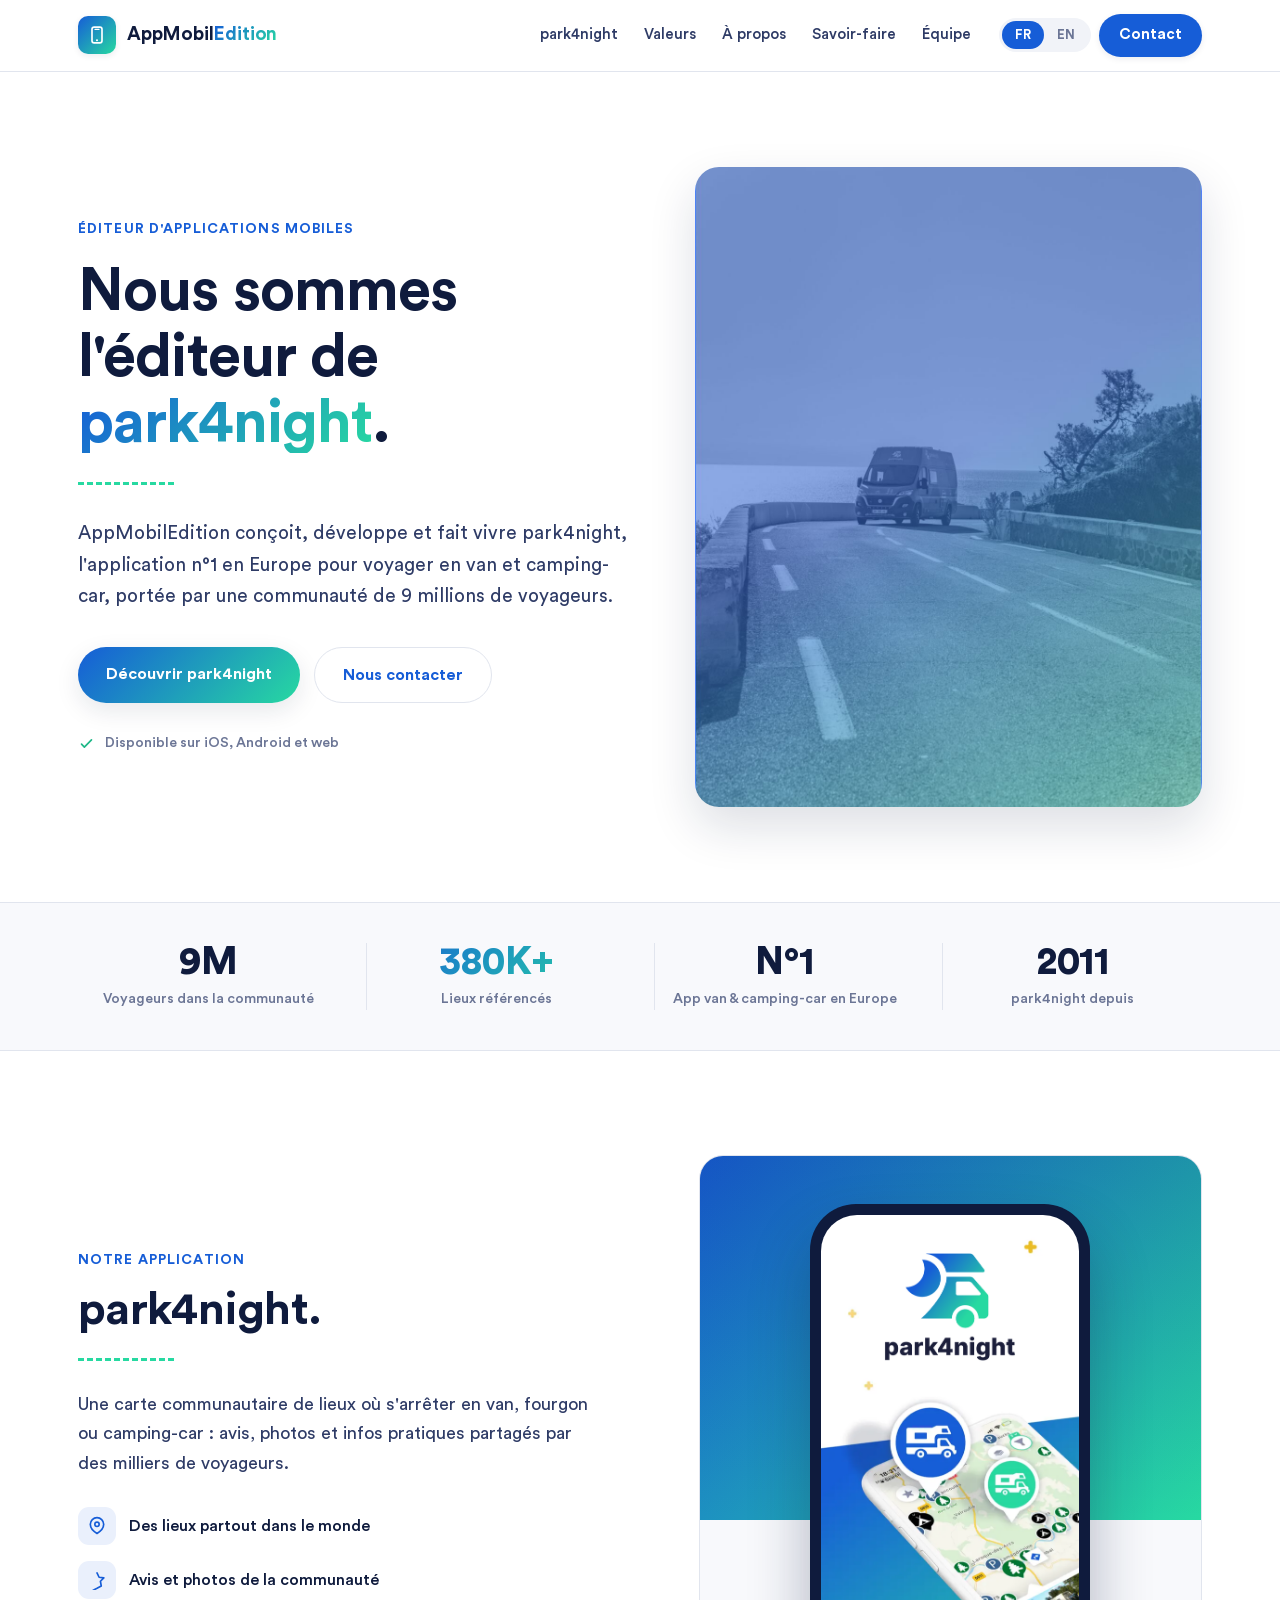
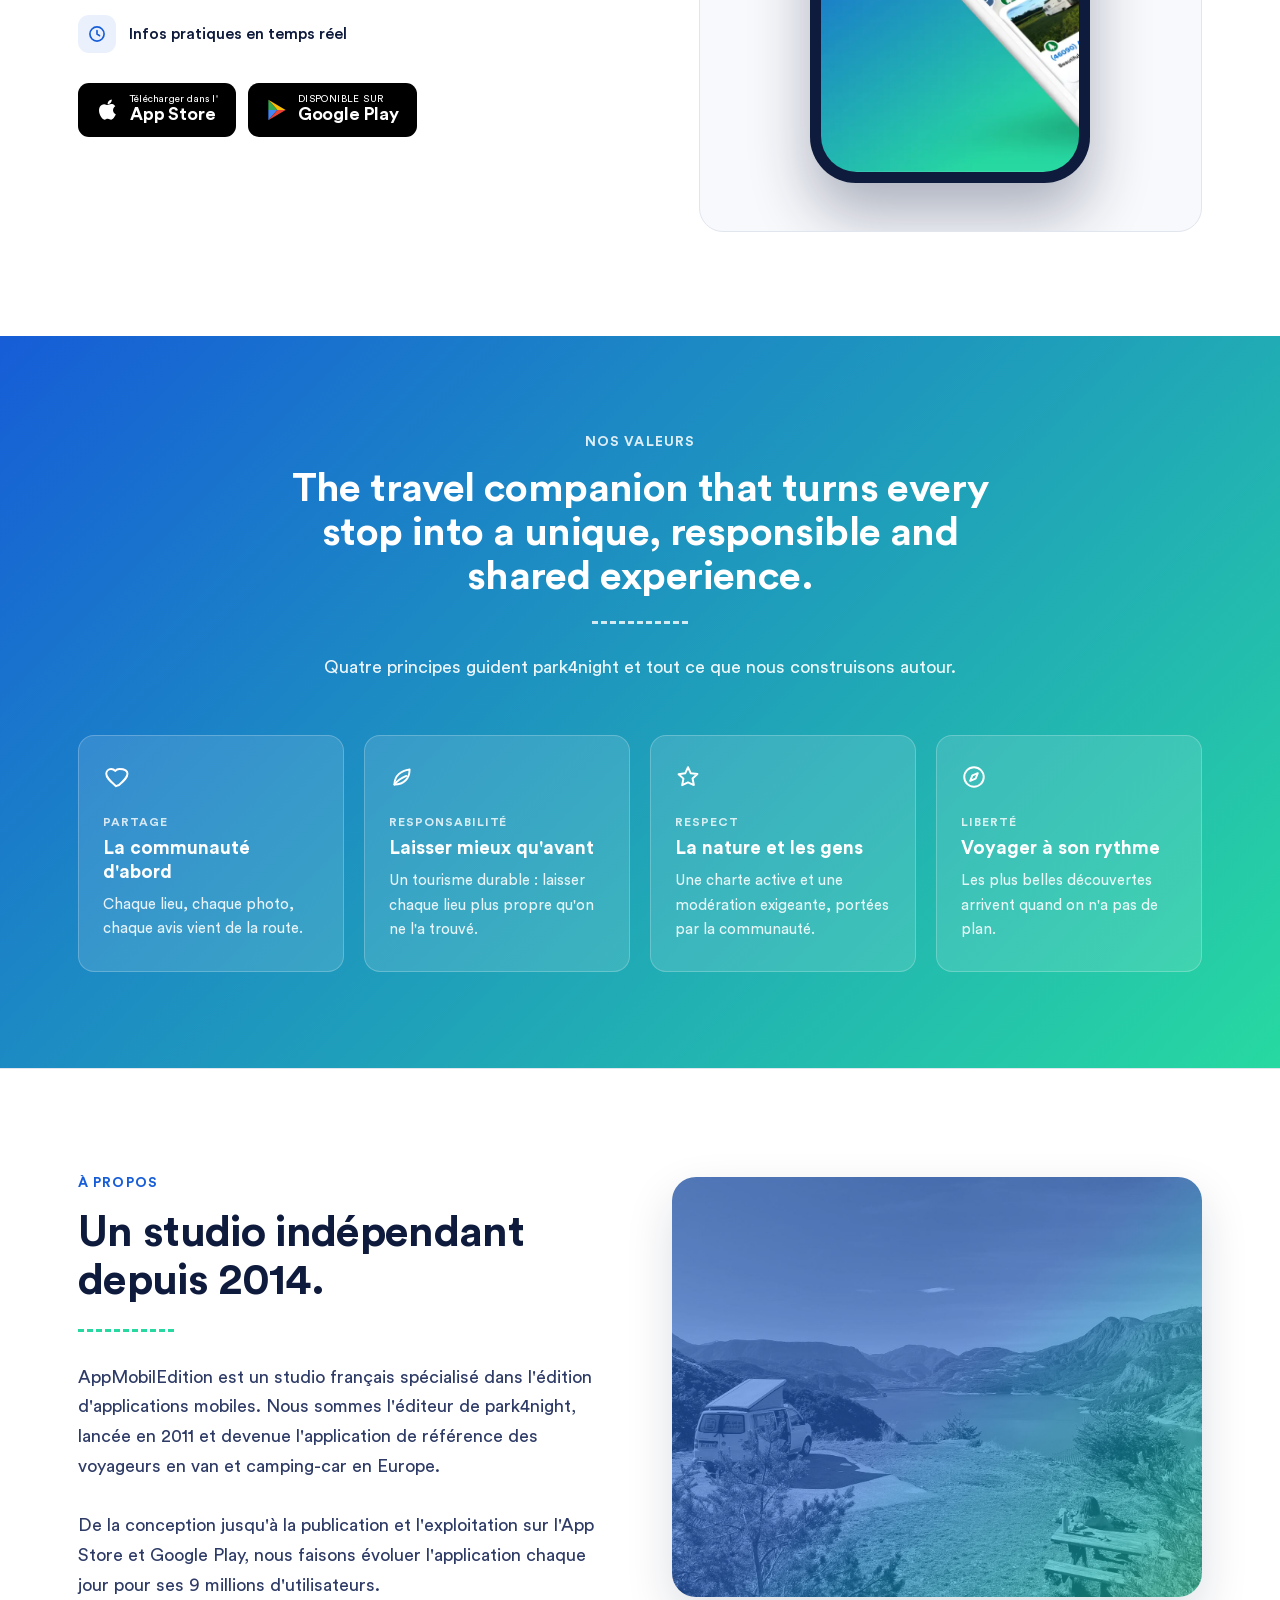
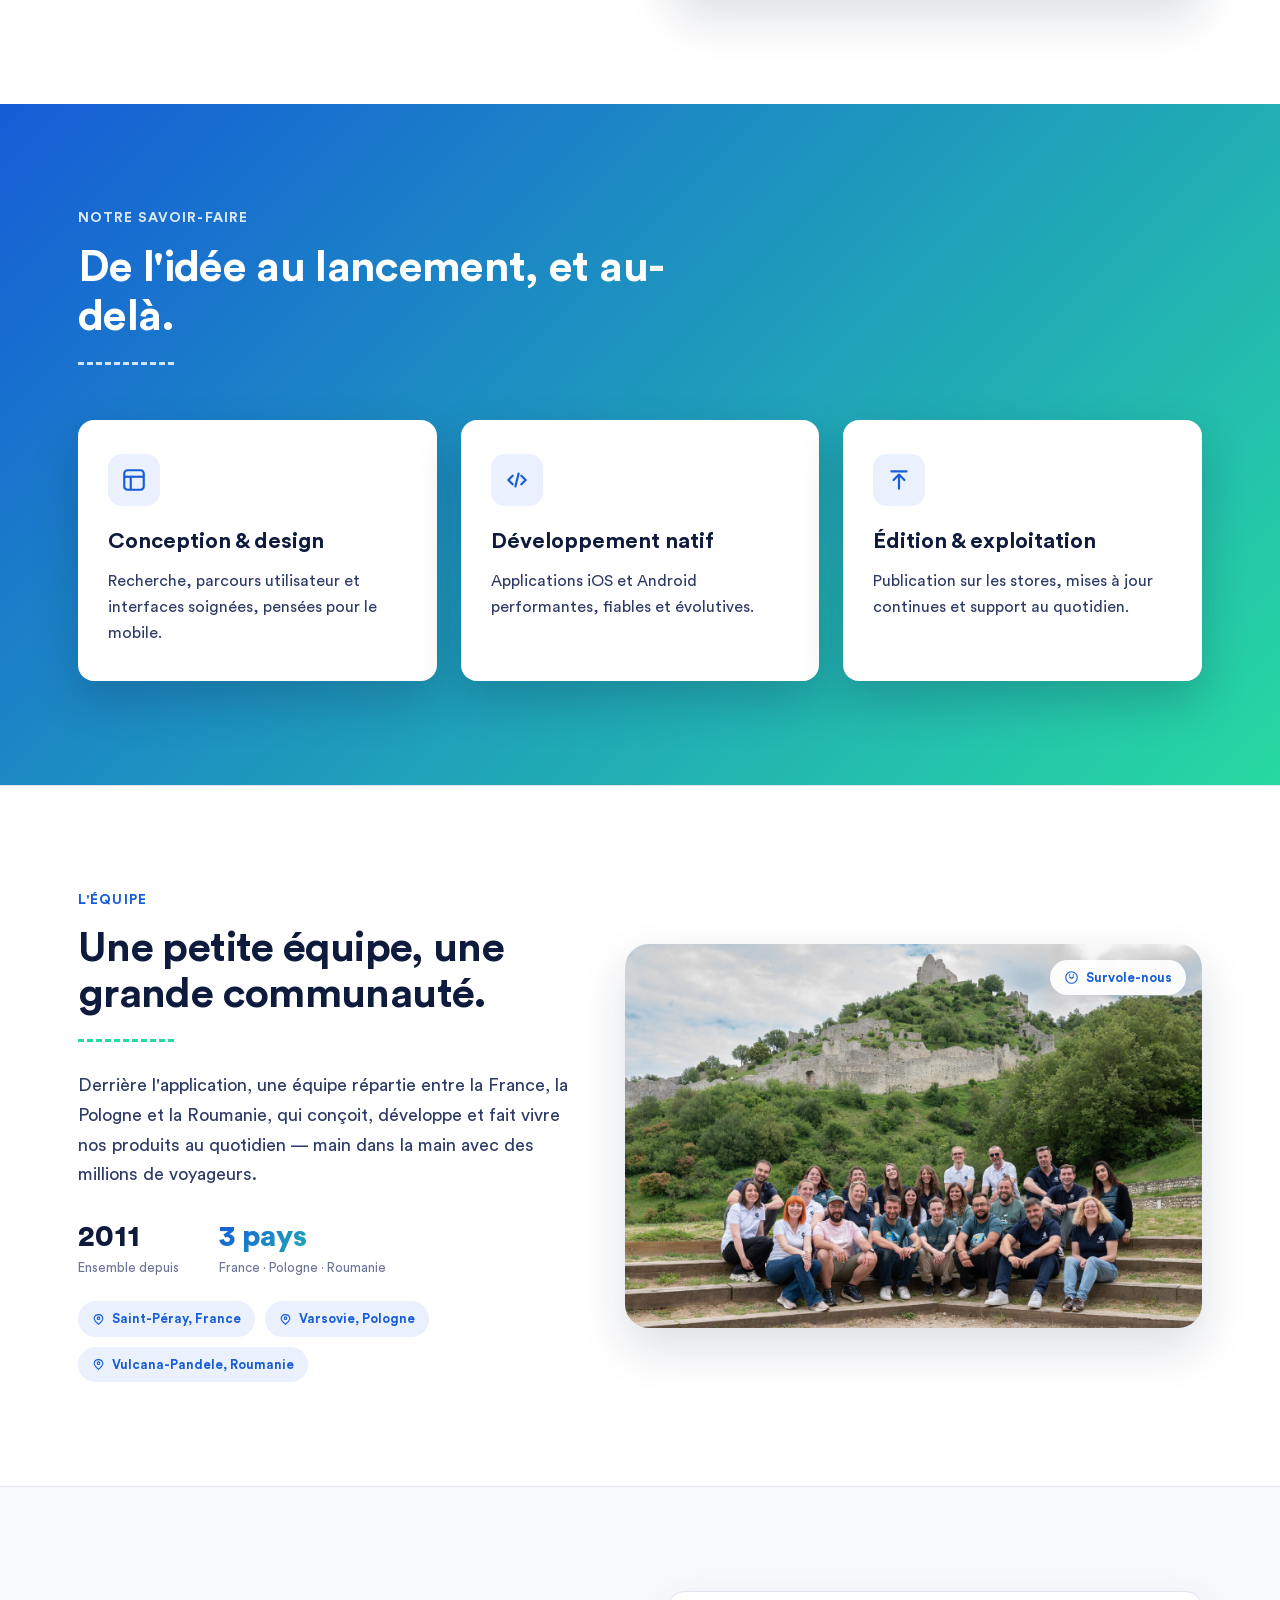
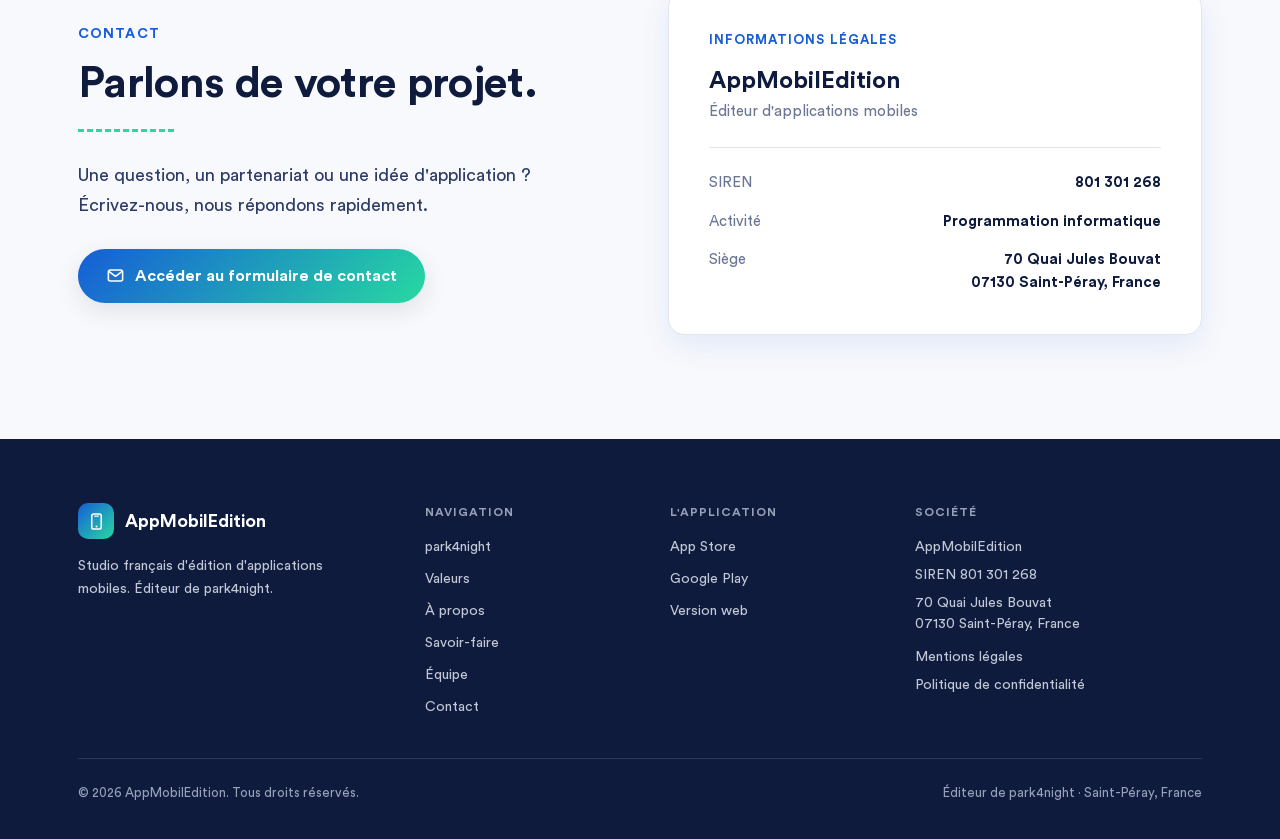
<file: index.html>
<!DOCTYPE html>
<html lang="fr" data-lang="fr">
<head>
<meta charset="utf-8">
<meta name="viewport" content="width=device-width, initial-scale=1">
<title>AppMobilEdition — Éditeur de park4night</title>
<meta name="description" content="AppMobilEdition, studio français d'édition d'applications mobiles, éditeur de park4night — l'app n°1 en Europe pour voyager en van et camping-car.">
<link rel="icon" type="image/svg+xml" href="favicon.svg">
<meta name="theme-color" content="#165DD7">
<link rel="stylesheet" href="assets/css/colors_and_type.css">
<link rel="stylesheet" href="site.css">
</head>
<body style="font-family:var(--font-body);color:var(--fg-1);background:var(--white);overflow-x:hidden;">

  <!-- ===== NAV ===== -->
  <header style="position:sticky;top:0;z-index:50;background:rgba(255,255,255,0.88);backdrop-filter:blur(12px);-webkit-backdrop-filter:blur(12px);border-bottom:1px solid var(--border-1);">
    <nav style="max-width:1180px;margin:0 auto;padding:14px 28px;display:flex;align-items:center;justify-content:space-between;gap:24px;">
      <a href="#top" style="display:flex;align-items:center;gap:11px;">
        <span style="width:38px;height:38px;border-radius:10px;background:var(--p4n-gradient);display:flex;align-items:center;justify-content:center;box-shadow:var(--shadow-sm);flex:none;">
          <svg width="20" height="20" viewBox="0 0 24 24" fill="none"><rect x="6" y="2.5" width="12" height="19" rx="2.6" stroke="#fff" stroke-width="2"/><line x1="9.6" y1="5.2" x2="14.4" y2="5.2" stroke="#fff" stroke-width="1.6" stroke-linecap="round"/><circle cx="12" cy="18.2" r="1.25" fill="#fff"/></svg>
        </span>
        <span style="font-family:var(--font-display);font-weight:700;font-size:19px;letter-spacing:-0.01em;color:var(--ink-900);">AppMobil<span class="text-gradient">Edition</span></span>
      </a>
      <div style="display:flex;align-items:center;gap:28px;">
        <div class="nav-links" style="display:flex;align-items:center;gap:26px;font-family:var(--font-display);font-weight:500;font-size:15px;color:var(--fg-2);">
          <a href="#park4night" class="nav-link">park4night</a>
          <a href="#valeurs" class="nav-link"><span data-fr>Valeurs</span><span data-en>Values</span></a>
          <a href="#apropos" class="nav-link"><span data-fr>À propos</span><span data-en>About</span></a>
          <a href="#expertise" class="nav-link"><span data-fr>Savoir-faire</span><span data-en>Expertise</span></a>
          <a href="#team" class="nav-link"><span data-fr>Équipe</span><span data-en>Team</span></a>
        </div>
        <div style="display:flex;align-items:center;gap:8px;">
          <div class="lang-switch">
            <button data-set="fr">FR</button>
            <button data-set="en">EN</button>
          </div>
          <a data-contact-link href="https://park4night.com/fr/contact" target="_blank" rel="noopener" class="btn-contact" style="padding:10px 20px;border-radius:999px;background:var(--p4n-blue);color:#fff;font-family:var(--font-display);font-weight:700;font-size:15px;box-shadow:var(--shadow-sm);"><span data-fr>Contact</span><span data-en>Contact</span></a>
        </div>
      </div>
    </nav>
  </header>

  <span id="top"></span>

  <!-- ===== HERO (split) ===== -->
  <section style="max-width:1180px;margin:0 auto;padding:0 28px;">
    <div class="grid-2 hero-grid" style="display:grid;grid-template-columns:1.05fr 0.95fr;gap:56px;align-items:center;min-height:calc(100vh - 70px);padding:48px 0;">
      <div>
        <div class="eyebrow"><span data-fr>Éditeur d'applications mobiles</span><span data-en>Mobile app publisher</span></div>
        <h1 style="font-size:clamp(38px,5vw,60px);margin-top:18px;max-width:15ch;">
          <span data-fr>Nous sommes l'éditeur de <span class="text-gradient">park4night</span>.</span>
          <span data-en>We are the publisher of <span class="text-gradient">park4night</span>.</span>
        </h1>
        <span class="dashed-accent" style="margin:26px 0;"></span>
        <p style="font-size:19px;max-width:48ch;">
          <span data-fr>AppMobilEdition conçoit, développe et fait vivre park4night, l'application n°1 en Europe pour voyager en van et camping-car, portée par une communauté de 9 millions de voyageurs.</span>
          <span data-en>AppMobilEdition designs, builds and runs park4night, Europe's #1 app for van and camper travel, powered by a community of 9 million travellers.</span>
        </p>
        <div style="display:flex;gap:14px;flex-wrap:wrap;margin-top:34px;">
          <a href="#park4night" class="btn-primary" style="padding:15px 28px;border-radius:999px;background:var(--p4n-gradient);color:#fff;font-family:var(--font-display);font-weight:700;font-size:16px;box-shadow:var(--shadow-md);"><span data-fr>Découvrir park4night</span><span data-en>Discover park4night</span></a>
          <a href="#contact" class="btn-ghost" style="padding:15px 28px;border-radius:999px;background:#fff;color:var(--p4n-blue);font-family:var(--font-display);font-weight:700;font-size:16px;border:1px solid var(--border-1);"><span data-fr>Nous contacter</span><span data-en>Get in touch</span></a>
        </div>
        <div style="display:flex;align-items:center;gap:10px;margin-top:30px;color:var(--fg-3);font-size:14px;font-weight:500;">
          <svg width="17" height="17" viewBox="0 0 24 24" fill="none"><path d="M5 13l4 4L19 7" stroke="var(--green-500)" stroke-width="2.4" stroke-linecap="round" stroke-linejoin="round"/></svg>
          <span data-fr>Disponible sur iOS, Android et web</span><span data-en>Available on iOS, Android and web</span>
        </div>
      </div>
      <div style="position:relative;height:min(78vh,640px);border-radius:var(--radius-xl);overflow:hidden;box-shadow:var(--shadow-lg);">
        <img src="assets/photo-van.jpg" alt="" style="width:100%;height:100%;object-fit:cover;display:block;">
      </div>
    </div>
  </section>

  <!-- ===== FACTS STRIP ===== -->
  <section style="border-top:1px solid var(--border-1);border-bottom:1px solid var(--border-1);background:var(--bg-2);">
    <div class="facts" style="max-width:1180px;margin:0 auto;padding:40px 28px;display:grid;grid-template-columns:repeat(4,1fr);gap:28px;">
      <div style="text-align:center;">
        <div style="font-family:var(--font-display);font-weight:900;font-size:38px;color:var(--ink-900);line-height:1;">9M</div>
        <div style="margin-top:8px;color:var(--fg-3);font-size:14px;font-weight:500;"><span data-fr>Voyageurs dans la communauté</span><span data-en>Travellers in the community</span></div>
      </div>
      <div style="text-align:center;border-left:1px solid var(--border-1);">
        <div style="font-family:var(--font-display);font-weight:900;font-size:38px;line-height:1;" class="text-gradient">380K+</div>
        <div style="margin-top:8px;color:var(--fg-3);font-size:14px;font-weight:500;"><span data-fr>Lieux référencés</span><span data-en>Spots worldwide</span></div>
      </div>
      <div style="text-align:center;border-left:1px solid var(--border-1);">
        <div style="font-family:var(--font-display);font-weight:900;font-size:38px;color:var(--ink-900);line-height:1;">N°1</div>
        <div style="margin-top:8px;color:var(--fg-3);font-size:14px;font-weight:500;"><span data-fr>App van &amp; camping-car en Europe</span><span data-en>Van &amp; camper app in Europe</span></div>
      </div>
      <div style="text-align:center;border-left:1px solid var(--border-1);">
        <div style="font-family:var(--font-display);font-weight:900;font-size:38px;color:var(--ink-900);line-height:1;">2011</div>
        <div style="margin-top:8px;color:var(--fg-3);font-size:14px;font-weight:500;"><span data-fr>park4night depuis</span><span data-en>park4night since</span></div>
      </div>
    </div>
  </section>

  <!-- ===== PARK4NIGHT ===== -->
  <section id="park4night" style="max-width:1180px;margin:0 auto;padding:104px 28px;">
    <div class="grid-2" style="display:grid;grid-template-columns:1.05fr 0.95fr;gap:64px;align-items:center;">
      <div>
        <div class="eyebrow"><span data-fr>Notre application</span><span data-en>Our app</span></div>
        <h2 style="font-size:clamp(32px,3.8vw,46px);margin-top:14px;">park4night.</h2>
        <span class="dashed-accent" style="margin:22px 0;"></span>
        <p style="font-size:18px;max-width:48ch;"><span data-fr>Une carte communautaire de lieux où s'arrêter en van, fourgon ou camping-car : avis, photos et infos pratiques partagés par des milliers de voyageurs.</span><span data-en>A community map of places to stop in a van or camper: reviews, photos and practical info shared by thousands of travellers.</span></p>
        <div style="display:flex;flex-direction:column;gap:16px;margin-top:28px;">
          <div style="display:flex;gap:13px;align-items:center;"><span style="width:38px;height:38px;flex:none;border-radius:11px;background:var(--accent-soft);display:flex;align-items:center;justify-content:center;"><svg width="20" height="20" viewBox="0 0 24 24" fill="none"><path d="M12 21c5-3 8-6.5 8-11a8 8 0 10-16 0c0 4.5 3 8 8 11z" stroke="var(--p4n-blue)" stroke-width="2" stroke-linejoin="round"/><circle cx="12" cy="10" r="2.6" stroke="var(--p4n-blue)" stroke-width="2"/></svg></span><span style="font-weight:500;color:var(--fg-1);font-size:16px;"><span data-fr>Des lieux partout dans le monde</span><span data-en>Places all over the world</span></span></div>
          <div style="display:flex;gap:13px;align-items:center;"><span style="width:38px;height:38px;flex:none;border-radius:11px;background:var(--accent-soft);display:flex;align-items:center;justify-content:center;"><svg width="20" height="20" viewBox="0 0 24 24" fill="none"><path d="M12 3.5l2.5 5.2 5.7.8-4.1 4 1 5.7L12 22l-5.1 2.5" stroke="var(--p4n-blue)" stroke-width="2" stroke-linejoin="round" stroke-linecap="round"/></svg></span><span style="font-weight:500;color:var(--fg-1);font-size:16px;"><span data-fr>Avis et photos de la communauté</span><span data-en>Community reviews and photos</span></span></div>
          <div style="display:flex;gap:13px;align-items:center;"><span style="width:38px;height:38px;flex:none;border-radius:11px;background:var(--accent-soft);display:flex;align-items:center;justify-content:center;"><svg width="20" height="20" viewBox="0 0 24 24" fill="none"><circle cx="12" cy="12" r="8.5" stroke="var(--p4n-blue)" stroke-width="2"/><path d="M12 8v4l3 2" stroke="var(--p4n-blue)" stroke-width="2" stroke-linecap="round" stroke-linejoin="round"/></svg></span><span style="font-weight:500;color:var(--fg-1);font-size:16px;"><span data-fr>Infos pratiques en temps réel</span><span data-en>Real-time practical info</span></span></div>
        </div>
        <div style="display:flex;gap:12px;flex-wrap:wrap;margin-top:30px;">
          <a href="https://apps.apple.com/fr/app/park4night/id430946556" target="_blank" rel="noopener" class="store-badge" style="display:inline-flex;align-items:center;gap:10px;height:54px;padding:0 18px;border-radius:11px;background:#000;color:#fff;">
            <svg width="24" height="24" viewBox="0 0 24 24" fill="none"><path fill="#fff" d="M17.05 12.04c-.03-2.6 2.13-3.85 2.22-3.91-1.21-1.77-3.1-2.01-3.77-2.04-1.6-.16-3.13.94-3.94.94-.81 0-2.07-.92-3.4-.9-1.75.03-3.36 1.02-4.26 2.58-1.82 3.15-.47 7.81 1.3 10.37.86 1.25 1.89 2.66 3.24 2.61 1.3-.05 1.79-.84 3.36-.84 1.57 0 2.01.84 3.39.81 1.4-.02 2.29-1.28 3.15-2.54.99-1.46 1.4-2.87 1.42-2.94-.03-.01-2.72-1.04-2.75-4.13zM14.69 4.84c.72-.87 1.2-2.08 1.07-3.28-1.03.04-2.28.69-3.02 1.56-.66.77-1.24 2-1.08 3.18 1.15.09 2.32-.58 3.03-1.46z"/></svg>
            <span style="display:flex;flex-direction:column;line-height:1.1;text-align:left;"><span style="font-size:10px;letter-spacing:0.02em;"><span data-fr>Télécharger dans l'</span><span data-en>Download on the</span></span><span style="font-family:var(--font-display);font-weight:700;font-size:18px;letter-spacing:-0.01em;">App Store</span></span>
          </a>
          <a href="https://play.google.com/store/apps/details?id=fr.tramb.park4night&hl=fr" target="_blank" rel="noopener" class="store-badge" style="display:inline-flex;align-items:center;gap:10px;height:54px;padding:0 18px;border-radius:11px;background:#000;color:#fff;">
            <svg width="22" height="24" viewBox="0 0 28 30" fill="none"><path d="M3 2 L14.5 15 L3 15 Z" fill="#34A853"/><path d="M3 15 L3 28 L14.5 15 Z" fill="#4285F4"/><path d="M3 2 L25 15 L14.5 15 Z" fill="#FBBC04"/><path d="M3 28 L25 15 L14.5 15 Z" fill="#EA4335"/></svg>
            <span style="display:flex;flex-direction:column;line-height:1.1;text-align:left;"><span style="font-size:10px;letter-spacing:0.04em;text-transform:uppercase;"><span data-fr>Disponible sur</span><span data-en>Get it on</span></span><span style="font-family:var(--font-display);font-weight:700;font-size:18px;letter-spacing:-0.01em;">Google Play</span></span>
          </a>
        </div>
      </div>

      <!-- park4night app -->
      <div style="position:relative;display:flex;align-items:center;justify-content:center;border-radius:var(--radius-xl);overflow:hidden;background:var(--bg-2);border:1px solid var(--border-1);padding:48px 0;">
        <div style="position:absolute;top:0;left:0;right:0;height:54%;background:var(--p4n-gradient);"></div>
        <div style="position:absolute;top:0;left:0;right:0;height:54%;background:linear-gradient(to bottom, rgba(15,27,61,0.12), transparent);"></div>
        <div style="position:relative;width:280px;flex:none;">
          <div style="width:280px;border-radius:46px;background:#0F1B3D;box-shadow:0 32px 60px rgba(15,27,61,0.32);padding:11px;">
            <div style="border-radius:36px;overflow:hidden;background:#000;">
              <img src="assets/p4n-app.png" alt="park4night" style="width:100%;display:block;">
            </div>
          </div>
        </div>
      </div>
    </div>
  </section>

  <!-- ===== VALUES ===== -->
  <section id="valeurs" style="background:var(--p4n-gradient);color:#fff;">
    <div style="max-width:1180px;margin:0 auto;padding:96px 28px;">
      <div style="text-align:center;max-width:760px;margin:0 auto;">
        <div style="font-family:var(--font-display);font-weight:700;font-size:14px;letter-spacing:0.08em;text-transform:uppercase;color:rgba(255,255,255,0.85);"><span data-fr>Nos valeurs</span><span data-en>Our values</span></div>
        <h2 style="color:#fff;font-size:clamp(26px,3.2vw,40px);margin-top:14px;">The travel companion that turns every stop into a unique, responsible and shared experience.</h2>
        <span class="dashed-accent" style="margin:22px auto 0;border-color:rgba(255,255,255,0.8);"></span>
        <p style="color:rgba(255,255,255,0.92);font-size:18px;margin-top:22px;"><span data-fr>Quatre principes guident park4night et tout ce que nous construisons autour.</span><span data-en>Four pillars guide park4night and everything we build around it.</span></p>
      </div>
      <div class="grid-4" style="display:grid;grid-template-columns:repeat(4,1fr);gap:20px;margin-top:52px;">
        <div style="background:rgba(255,255,255,0.12);border:1px solid rgba(255,255,255,0.22);border-radius:var(--radius-lg);padding:28px 24px;">
          <svg width="26" height="26" viewBox="0 0 24 24" fill="none"><path d="M12 20.5l-1.2-1.1C6 15.1 3 12.4 3 9.1 3 6.6 5 4.6 7.5 4.6c1.5 0 2.9.7 3.8 1.8.9-1.1 2.3-1.8 3.8-1.8C20.6 4.6 22.6 6.6 22.6 9.1c0 3.3-3 6-7.8 10.3L12 20.5z" stroke="#fff" stroke-width="1.8" stroke-linejoin="round"/></svg>
          <div style="font-family:var(--font-display);font-weight:700;font-size:12px;letter-spacing:0.08em;text-transform:uppercase;color:rgba(255,255,255,0.8);margin-top:16px;"><span data-fr>Partage</span><span data-en>Sharing</span></div>
          <h4 style="color:#fff;font-size:19px;margin-top:6px;"><span data-fr>La communauté d'abord</span><span data-en>Community first</span></h4>
          <p style="color:rgba(255,255,255,0.88);font-size:15px;margin-top:8px;"><span data-fr>Chaque lieu, chaque photo, chaque avis vient de la route.</span><span data-en>Every spot, photo and rating comes from the road.</span></p>
        </div>
        <div style="background:rgba(255,255,255,0.12);border:1px solid rgba(255,255,255,0.22);border-radius:var(--radius-lg);padding:28px 24px;">
          <svg width="26" height="26" viewBox="0 0 24 24" fill="none"><path d="M5 19c0-8 6-13 14-14 0 8-5 14-14 14z" stroke="#fff" stroke-width="1.8" stroke-linejoin="round"/><path d="M5 19C8 15 11 13 16 11" stroke="#fff" stroke-width="1.8" stroke-linecap="round"/></svg>
          <div style="font-family:var(--font-display);font-weight:700;font-size:12px;letter-spacing:0.08em;text-transform:uppercase;color:rgba(255,255,255,0.8);margin-top:16px;"><span data-fr>Responsabilité</span><span data-en>Responsibility</span></div>
          <h4 style="color:#fff;font-size:19px;margin-top:6px;"><span data-fr>Laisser mieux qu'avant</span><span data-en>Leave it better</span></h4>
          <p style="color:rgba(255,255,255,0.88);font-size:15px;margin-top:8px;"><span data-fr>Un tourisme durable : laisser chaque lieu plus propre qu'on ne l'a trouvé.</span><span data-en>Sustainable travel: leave each spot cleaner than you found it.</span></p>
        </div>
        <div style="background:rgba(255,255,255,0.12);border:1px solid rgba(255,255,255,0.22);border-radius:var(--radius-lg);padding:28px 24px;">
          <svg width="26" height="26" viewBox="0 0 24 24" fill="none"><path d="M12 3l2.6 5.6 6.1.7-4.5 4.1 1.2 6L12 16.9 6.6 19.5l1.2-6L3.3 9.4l6.1-.8z" stroke="#fff" stroke-width="1.8" stroke-linejoin="round"/></svg>
          <div style="font-family:var(--font-display);font-weight:700;font-size:12px;letter-spacing:0.08em;text-transform:uppercase;color:rgba(255,255,255,0.8);margin-top:16px;"><span data-fr>Respect</span><span data-en>Respect</span></div>
          <h4 style="color:#fff;font-size:19px;margin-top:6px;"><span data-fr>La nature et les gens</span><span data-en>Nature &amp; people</span></h4>
          <p style="color:rgba(255,255,255,0.88);font-size:15px;margin-top:8px;"><span data-fr>Une charte active et une modération exigeante, portées par la communauté.</span><span data-en>An active charter and high-bar moderation, driven by the community.</span></p>
        </div>
        <div style="background:rgba(255,255,255,0.12);border:1px solid rgba(255,255,255,0.22);border-radius:var(--radius-lg);padding:28px 24px;">
          <svg width="26" height="26" viewBox="0 0 24 24" fill="none"><circle cx="12" cy="12" r="9" stroke="#fff" stroke-width="1.8"/><path d="M15.5 8.5l-2 5-5 2 2-5z" stroke="#fff" stroke-width="1.8" stroke-linejoin="round"/></svg>
          <div style="font-family:var(--font-display);font-weight:700;font-size:12px;letter-spacing:0.08em;text-transform:uppercase;color:rgba(255,255,255,0.8);margin-top:16px;"><span data-fr>Liberté</span><span data-en>Freedom</span></div>
          <h4 style="color:#fff;font-size:19px;margin-top:6px;"><span data-fr>Voyager à son rythme</span><span data-en>Slow travel</span></h4>
          <p style="color:rgba(255,255,255,0.88);font-size:15px;margin-top:8px;"><span data-fr>Les plus belles découvertes arrivent quand on n'a pas de plan.</span><span data-en>The best discoveries happen when you don't have a plan.</span></p>
        </div>
      </div>
    </div>
  </section>

  <!-- ===== ABOUT ===== -->
  <section id="apropos" style="border-top:1px solid var(--border-1);">
    <div class="grid-2" style="max-width:1180px;margin:0 auto;padding:104px 28px;display:grid;grid-template-columns:1fr 1fr;gap:64px;align-items:center;">
      <div>
        <div class="eyebrow"><span data-fr>À propos</span><span data-en>About</span></div>
        <h2 style="font-size:clamp(30px,3.6vw,44px);margin-top:14px;"><span data-fr>Un studio indépendant depuis 2014.</span><span data-en>An independent studio since 2014.</span></h2>
        <span class="dashed-accent" style="margin:24px 0;"></span>
        <p style="font-size:18px;max-width:54ch;">
          <span data-fr>AppMobilEdition est un studio français spécialisé dans l'édition d'applications mobiles. Nous sommes l'éditeur de park4night, lancée en 2011 et devenue l'application de référence des voyageurs en van et camping-car en Europe.<br><br>De la conception jusqu'à la publication et l'exploitation sur l'App Store et Google Play, nous faisons évoluer l'application chaque jour pour ses 9 millions d'utilisateurs.</span>
          <span data-en>AppMobilEdition is a French studio specialised in publishing mobile applications. We are the publisher of park4night, launched in 2011 and now the reference app for van and camper travellers across Europe.<br><br>From design to launch and operations on the App Store and Google Play, we improve the app every day for its 9 million users.</span>
        </p>
      </div>
      <div style="position:relative;height:420px;border-radius:var(--radius-xl);overflow:hidden;box-shadow:var(--shadow-lg);">
        <img src="assets/photo-camper.jpg" alt="" style="width:100%;height:100%;object-fit:cover;display:block;">
      </div>
    </div>
  </section>

  <!-- ===== EXPERTISE ===== -->
  <section id="expertise" style="background:var(--p4n-gradient);color:#fff;">
    <div style="max-width:1180px;margin:0 auto;padding:104px 28px;">
      <div style="max-width:640px;">
        <div style="font-family:var(--font-display);font-weight:700;font-size:14px;letter-spacing:0.08em;text-transform:uppercase;color:rgba(255,255,255,0.85);"><span data-fr>Notre savoir-faire</span><span data-en>What we do</span></div>
        <h2 style="color:#fff;font-size:clamp(30px,3.6vw,44px);margin-top:14px;"><span data-fr>De l'idée au lancement, et au-delà.</span><span data-en>From idea to launch, and beyond.</span></h2>
        <span class="dashed-accent" style="margin-top:22px;border-color:rgba(255,255,255,0.8);"></span>
      </div>
      <div class="grid-4" style="display:grid;grid-template-columns:repeat(3,1fr);gap:24px;margin-top:48px;">
        <div style="background:#fff;border-radius:var(--radius-lg);padding:34px 30px;box-shadow:0 20px 45px rgba(15,27,61,0.22);">
          <div style="width:52px;height:52px;border-radius:14px;background:var(--accent-soft);display:flex;align-items:center;justify-content:center;">
            <svg width="26" height="26" viewBox="0 0 24 24" fill="none"><rect x="3" y="3" width="18" height="18" rx="3" stroke="var(--p4n-blue)" stroke-width="2"/><line x1="3" y1="9" x2="21" y2="9" stroke="var(--p4n-blue)" stroke-width="2"/><line x1="9" y1="21" x2="9" y2="9" stroke="var(--p4n-blue)" stroke-width="2"/></svg>
          </div>
          <h3 style="font-size:22px;margin-top:22px;"><span data-fr>Conception &amp; design</span><span data-en>Product &amp; design</span></h3>
          <p style="margin-top:12px;font-size:16px;"><span data-fr>Recherche, parcours utilisateur et interfaces soignées, pensées pour le mobile.</span><span data-en>Research, user journeys and polished interfaces, built for mobile.</span></p>
        </div>
        <div style="background:#fff;border-radius:var(--radius-lg);padding:34px 30px;box-shadow:0 20px 45px rgba(15,27,61,0.22);">
          <div style="width:52px;height:52px;border-radius:14px;background:var(--accent-soft);display:flex;align-items:center;justify-content:center;">
            <svg width="26" height="26" viewBox="0 0 24 24" fill="none"><path d="M8 8l-4 4 4 4M16 8l4 4-4 4" stroke="var(--p4n-blue)" stroke-width="2" stroke-linecap="round" stroke-linejoin="round"/><line x1="13.5" y1="6" x2="10.5" y2="18" stroke="var(--p4n-blue)" stroke-width="2" stroke-linecap="round"/></svg>
          </div>
          <h3 style="font-size:22px;margin-top:22px;"><span data-fr>Développement natif</span><span data-en>Native development</span></h3>
          <p style="margin-top:12px;font-size:16px;"><span data-fr>Applications iOS et Android performantes, fiables et évolutives.</span><span data-en>Fast, reliable and scalable iOS and Android apps.</span></p>
        </div>
        <div style="background:#fff;border-radius:var(--radius-lg);padding:34px 30px;box-shadow:0 20px 45px rgba(15,27,61,0.22);">
          <div style="width:52px;height:52px;border-radius:14px;background:var(--accent-soft);display:flex;align-items:center;justify-content:center;">
            <svg width="26" height="26" viewBox="0 0 24 24" fill="none"><path d="M12 20V7M12 7l-5 5M12 7l5 5" stroke="var(--p4n-blue)" stroke-width="2" stroke-linecap="round" stroke-linejoin="round"/><line x1="5" y1="4" x2="19" y2="4" stroke="var(--p4n-blue)" stroke-width="2" stroke-linecap="round"/></svg>
          </div>
          <h3 style="font-size:22px;margin-top:22px;"><span data-fr>Édition &amp; exploitation</span><span data-en>Publishing &amp; operations</span></h3>
          <p style="margin-top:12px;font-size:16px;"><span data-fr>Publication sur les stores, mises à jour continues et support au quotidien.</span><span data-en>Store publishing, continuous updates and day-to-day support.</span></p>
        </div>
      </div>
    </div>
  </section>

  <!-- ===== TEAM ===== -->
  <section id="team" style="background:var(--white);border-top:1px solid var(--border-1);">
    <div style="max-width:1180px;margin:0 auto;padding:104px 28px;">
      <div class="grid-2" style="display:grid;grid-template-columns:0.92fr 1.08fr;gap:56px;align-items:center;">
        <div>
          <div class="eyebrow"><span data-fr>L'équipe</span><span data-en>The team</span></div>
          <h2 style="font-size:clamp(30px,3.4vw,42px);margin-top:14px;"><span data-fr>Une petite équipe, une grande communauté.</span><span data-en>A small team, a huge community.</span></h2>
          <span class="dashed-accent" style="margin:22px 0;"></span>
          <p style="font-size:18px;max-width:46ch;">
            <span data-fr>Derrière l'application, une équipe répartie entre la France, la Pologne et la Roumanie, qui conçoit, développe et fait vivre nos produits au quotidien — main dans la main avec des millions de voyageurs.</span>
            <span data-en>Behind the app, a team spread across France, Poland and Romania that designs, builds and runs our products every day — hand in hand with millions of travellers.</span>
          </p>
          <div style="display:flex;gap:40px;margin-top:32px;">
            <div>
              <div style="font-family:var(--font-display);font-weight:900;font-size:30px;color:var(--ink-900);line-height:1;">2011</div>
              <div style="color:var(--fg-3);font-size:13px;margin-top:6px;"><span data-fr>Ensemble depuis</span><span data-en>Together since</span></div>
            </div>
            <div>
              <div style="font-family:var(--font-display);font-weight:900;font-size:30px;line-height:1;" class="text-gradient"><span data-fr>3 pays</span><span data-en>3 countries</span></div>
              <div style="color:var(--fg-3);font-size:13px;margin-top:6px;"><span data-fr>France · Pologne · Roumanie</span><span data-en>France · Poland · Romania</span></div>
            </div>
          </div>
          <div style="display:flex;flex-wrap:wrap;gap:10px;margin-top:24px;">
            <span style="display:inline-flex;align-items:center;gap:7px;padding:8px 14px;border-radius:999px;background:var(--accent-soft);color:var(--p4n-blue);font-family:var(--font-display);font-weight:700;font-size:13px;">
              <svg width="13" height="13" viewBox="0 0 24 24" fill="none"><path d="M12 21c5-4.5 8-8 8-11.5A8 8 0 0012 3a8 8 0 00-8 6.5C4 13 7 16.5 12 21z" stroke="currentColor" stroke-width="2" stroke-linejoin="round"/><circle cx="12" cy="9.5" r="2.4" stroke="currentColor" stroke-width="2"/></svg>
              Saint-Péray, France
            </span>
            <span style="display:inline-flex;align-items:center;gap:7px;padding:8px 14px;border-radius:999px;background:var(--accent-soft);color:var(--p4n-blue);font-family:var(--font-display);font-weight:700;font-size:13px;">
              <svg width="13" height="13" viewBox="0 0 24 24" fill="none"><path d="M12 21c5-4.5 8-8 8-11.5A8 8 0 0012 3a8 8 0 00-8 6.5C4 13 7 16.5 12 21z" stroke="currentColor" stroke-width="2" stroke-linejoin="round"/><circle cx="12" cy="9.5" r="2.4" stroke="currentColor" stroke-width="2"/></svg>
              <span data-fr>Varsovie, Pologne</span><span data-en>Warsaw, Poland</span>
            </span>
            <span style="display:inline-flex;align-items:center;gap:7px;padding:8px 14px;border-radius:999px;background:var(--accent-soft);color:var(--p4n-blue);font-family:var(--font-display);font-weight:700;font-size:13px;">
              <svg width="13" height="13" viewBox="0 0 24 24" fill="none"><path d="M12 21c5-4.5 8-8 8-11.5A8 8 0 0012 3a8 8 0 00-8 6.5C4 13 7 16.5 12 21z" stroke="currentColor" stroke-width="2" stroke-linejoin="round"/><circle cx="12" cy="9.5" r="2.4" stroke="currentColor" stroke-width="2"/></svg>
              <span data-fr>Vulcana-Pandele, Roumanie</span><span data-en>Vulcana-Pandele, Romania</span>
            </span>
          </div>
        </div>
        <div class="team-photo" style="width:100%;aspect-ratio:3/2;border-radius:24px;overflow:hidden;box-shadow:var(--shadow-lg);background:var(--bg-2);">
          <img class="ph-base" src="assets/team.jpg" alt="L'équipe AppMobilEdition" style="object-position:center 70%;">
          <img class="ph-fun" src="assets/team-fun.jpg" alt="L'équipe AppMobilEdition" style="object-position:center 50%;">
          <div class="ph-tag">
            <svg width="15" height="15" viewBox="0 0 24 24" fill="none"><path d="M9 11s1.5 2 3 2 3-2 3-2" stroke="currentColor" stroke-width="2" stroke-linecap="round"/><circle cx="9" cy="8" r="1.2" fill="currentColor"/><circle cx="15" cy="8" r="1.2" fill="currentColor"/><circle cx="12" cy="12" r="9.2" stroke="currentColor" stroke-width="1.8"/></svg>
            <span data-fr>Survole-nous</span><span data-en>Hover us</span>
          </div>
        </div>
      </div>
    </div>
  </section>

  <!-- ===== CONTACT ===== -->
  <section id="contact" style="background:var(--bg-2);border-top:1px solid var(--border-1);">
    <div class="grid-2" style="max-width:1180px;margin:0 auto;padding:104px 28px;display:grid;grid-template-columns:1fr 1fr;gap:56px;align-items:center;">
      <div>
        <div class="eyebrow"><span data-fr>Contact</span><span data-en>Contact</span></div>
        <h2 style="font-size:clamp(30px,3.6vw,44px);margin-top:14px;"><span data-fr>Parlons de votre projet.</span><span data-en>Let's talk about your project.</span></h2>
        <span class="dashed-accent" style="margin:22px 0;"></span>
        <p style="font-size:18px;max-width:42ch;"><span data-fr>Une question, un partenariat ou une idée d'application ? Écrivez-nous, nous répondons rapidement.</span><span data-en>A question, a partnership or an app idea? Write to us — we reply quickly.</span></p>
        <a data-contact-link href="https://park4night.com/fr/contact" target="_blank" rel="noopener" class="btn-primary" style="display:inline-flex;align-items:center;gap:10px;margin-top:28px;padding:15px 28px;border-radius:999px;background:var(--p4n-gradient);color:#fff;font-family:var(--font-display);font-weight:700;font-size:16px;box-shadow:var(--shadow-md);">
          <svg width="19" height="19" viewBox="0 0 24 24" fill="none"><rect x="3" y="5" width="18" height="14" rx="2.5" stroke="#fff" stroke-width="2"/><path d="M4 7l8 6 8-6" stroke="#fff" stroke-width="2" stroke-linecap="round" stroke-linejoin="round"/></svg>
          <span data-fr>Accéder au formulaire de contact</span><span data-en>Open the contact form</span>
        </a>
      </div>
      <div style="background:#fff;border:1px solid var(--border-1);border-radius:var(--radius-lg);padding:40px;box-shadow:var(--shadow-card);">
        <h4 style="font-size:13px;letter-spacing:0.08em;text-transform:uppercase;color:var(--p4n-blue);font-weight:700;"><span data-fr>Informations légales</span><span data-en>Company details</span></h4>
        <div style="font-family:var(--font-display);font-weight:700;font-size:24px;color:var(--ink-900);margin-top:14px;">AppMobilEdition</div>
        <div style="color:var(--fg-3);font-size:15px;margin-top:2px;"><span data-fr>Éditeur d'applications mobiles</span><span data-en>Mobile app publisher</span></div>
        <div style="height:1px;background:var(--border-1);margin:24px 0;"></div>
        <dl style="margin:0;display:flex;flex-direction:column;gap:16px;">
          <div style="display:flex;justify-content:space-between;gap:16px;font-size:15px;"><dt style="color:var(--fg-3);">SIREN</dt><dd style="margin:0;font-weight:600;color:var(--ink-900);">801 301 268</dd></div>
          <div style="display:flex;justify-content:space-between;gap:16px;font-size:15px;"><dt style="color:var(--fg-3);"><span data-fr>Activité</span><span data-en>Activity</span></dt><dd style="margin:0;font-weight:600;color:var(--ink-900);text-align:right;"><span data-fr>Programmation informatique</span><span data-en>Computer programming</span></dd></div>
          <div style="display:flex;justify-content:space-between;gap:16px;font-size:15px;"><dt style="color:var(--fg-3);flex:none;"><span data-fr>Siège</span><span data-en>Address</span></dt><dd style="margin:0;font-weight:600;color:var(--ink-900);text-align:right;">70 Quai Jules Bouvat<br>07130 Saint-Péray, France</dd></div>
        </dl>
      </div>
    </div>
  </section>

  <!-- ===== FOOTER ===== -->
  <footer style="background:var(--ink-900);color:#fff;">
    <div style="max-width:1180px;margin:0 auto;padding:64px 28px 36px;">
      <div class="grid-4" style="display:grid;grid-template-columns:1.5fr 1fr 1fr 1.4fr;gap:40px;">
        <div>
          <div style="display:flex;align-items:center;gap:11px;">
            <span style="width:36px;height:36px;border-radius:10px;background:var(--p4n-gradient);display:flex;align-items:center;justify-content:center;flex:none;">
              <svg width="19" height="19" viewBox="0 0 24 24" fill="none"><rect x="6" y="2.5" width="12" height="19" rx="2.6" stroke="#fff" stroke-width="2"/><line x1="9.6" y1="5.2" x2="14.4" y2="5.2" stroke="#fff" stroke-width="1.6" stroke-linecap="round"/><circle cx="12" cy="18.2" r="1.25" fill="#fff"/></svg>
            </span>
            <span style="font-family:var(--font-display);font-weight:700;font-size:18px;">AppMobilEdition</span>
          </div>
          <p style="color:var(--ink-300);font-size:14px;line-height:1.6;margin-top:16px;max-width:30ch;"><span data-fr>Studio français d'édition d'applications mobiles. Éditeur de park4night.</span><span data-en>French mobile app publishing studio. Publisher of park4night.</span></p>
        </div>
        <div>
          <div style="font-family:var(--font-display);font-weight:700;font-size:12px;letter-spacing:0.08em;text-transform:uppercase;color:var(--ink-400);">Navigation</div>
          <div style="display:flex;flex-direction:column;gap:11px;margin-top:16px;font-size:14px;">
            <a href="#park4night" class="footer-link" style="color:var(--ink-300);">park4night</a>
            <a href="#valeurs" class="footer-link" style="color:var(--ink-300);"><span data-fr>Valeurs</span><span data-en>Values</span></a>
            <a href="#apropos" class="footer-link" style="color:var(--ink-300);"><span data-fr>À propos</span><span data-en>About</span></a>
            <a href="#expertise" class="footer-link" style="color:var(--ink-300);"><span data-fr>Savoir-faire</span><span data-en>Expertise</span></a>
            <a href="#team" class="footer-link" style="color:var(--ink-300);"><span data-fr>Équipe</span><span data-en>Team</span></a>
            <a data-contact-link href="https://park4night.com/fr/contact" target="_blank" rel="noopener" class="footer-link" style="color:var(--ink-300);">Contact</a>
          </div>
        </div>
        <div>
          <div style="font-family:var(--font-display);font-weight:700;font-size:12px;letter-spacing:0.08em;text-transform:uppercase;color:var(--ink-400);"><span data-fr>L'application</span><span data-en>The app</span></div>
          <div style="display:flex;flex-direction:column;gap:11px;margin-top:16px;font-size:14px;">
            <a href="https://apps.apple.com/fr/app/park4night/id430946556" target="_blank" rel="noopener" class="footer-link" style="color:var(--ink-300);">App Store</a>
            <a href="https://play.google.com/store/apps/details?id=fr.tramb.park4night&hl=fr" target="_blank" rel="noopener" class="footer-link" style="color:var(--ink-300);">Google Play</a>
            <a href="https://park4night.com" target="_blank" rel="noopener" class="footer-link" style="color:var(--ink-300);"><span data-fr>Version web</span><span data-en>Web version</span></a>
          </div>
        </div>
        <div>
          <div style="font-family:var(--font-display);font-weight:700;font-size:12px;letter-spacing:0.08em;text-transform:uppercase;color:var(--ink-400);"><span data-fr>Société</span><span data-en>Company</span></div>
          <div style="display:flex;flex-direction:column;gap:7px;margin-top:16px;font-size:14px;color:var(--ink-300);line-height:1.5;">
            <span>AppMobilEdition</span>
            <span>SIREN 801 301 268</span>
            <span>70 Quai Jules Bouvat<br>07130 Saint-Péray, France</span>
            <a href="mentions-legales.html" class="footer-link" style="color:var(--ink-300);margin-top:5px;"><span data-fr>Mentions légales</span><span data-en>Legal notice</span></a>
            <a href="confidentialite.html" class="footer-link" style="color:var(--ink-300);"><span data-fr>Politique de confidentialité</span><span data-en>Privacy policy</span></a>
          </div>
        </div>
      </div>
      <div style="height:1px;background:rgba(255,255,255,0.12);margin:40px 0 24px;"></div>
      <div style="display:flex;flex-wrap:wrap;gap:16px;align-items:center;justify-content:space-between;color:var(--ink-400);font-size:13px;">
        <span>© <span data-year>2026</span> AppMobilEdition. <span data-fr>Tous droits réservés.</span><span data-en>All rights reserved.</span></span>
        <span><span data-fr>Éditeur de park4night · Saint-Péray, France</span><span data-en>Publisher of park4night · Saint-Péray, France</span></span>
      </div>
    </div>
  </footer>

  <script src="site.js"></script>
</body>
</html>
</file>
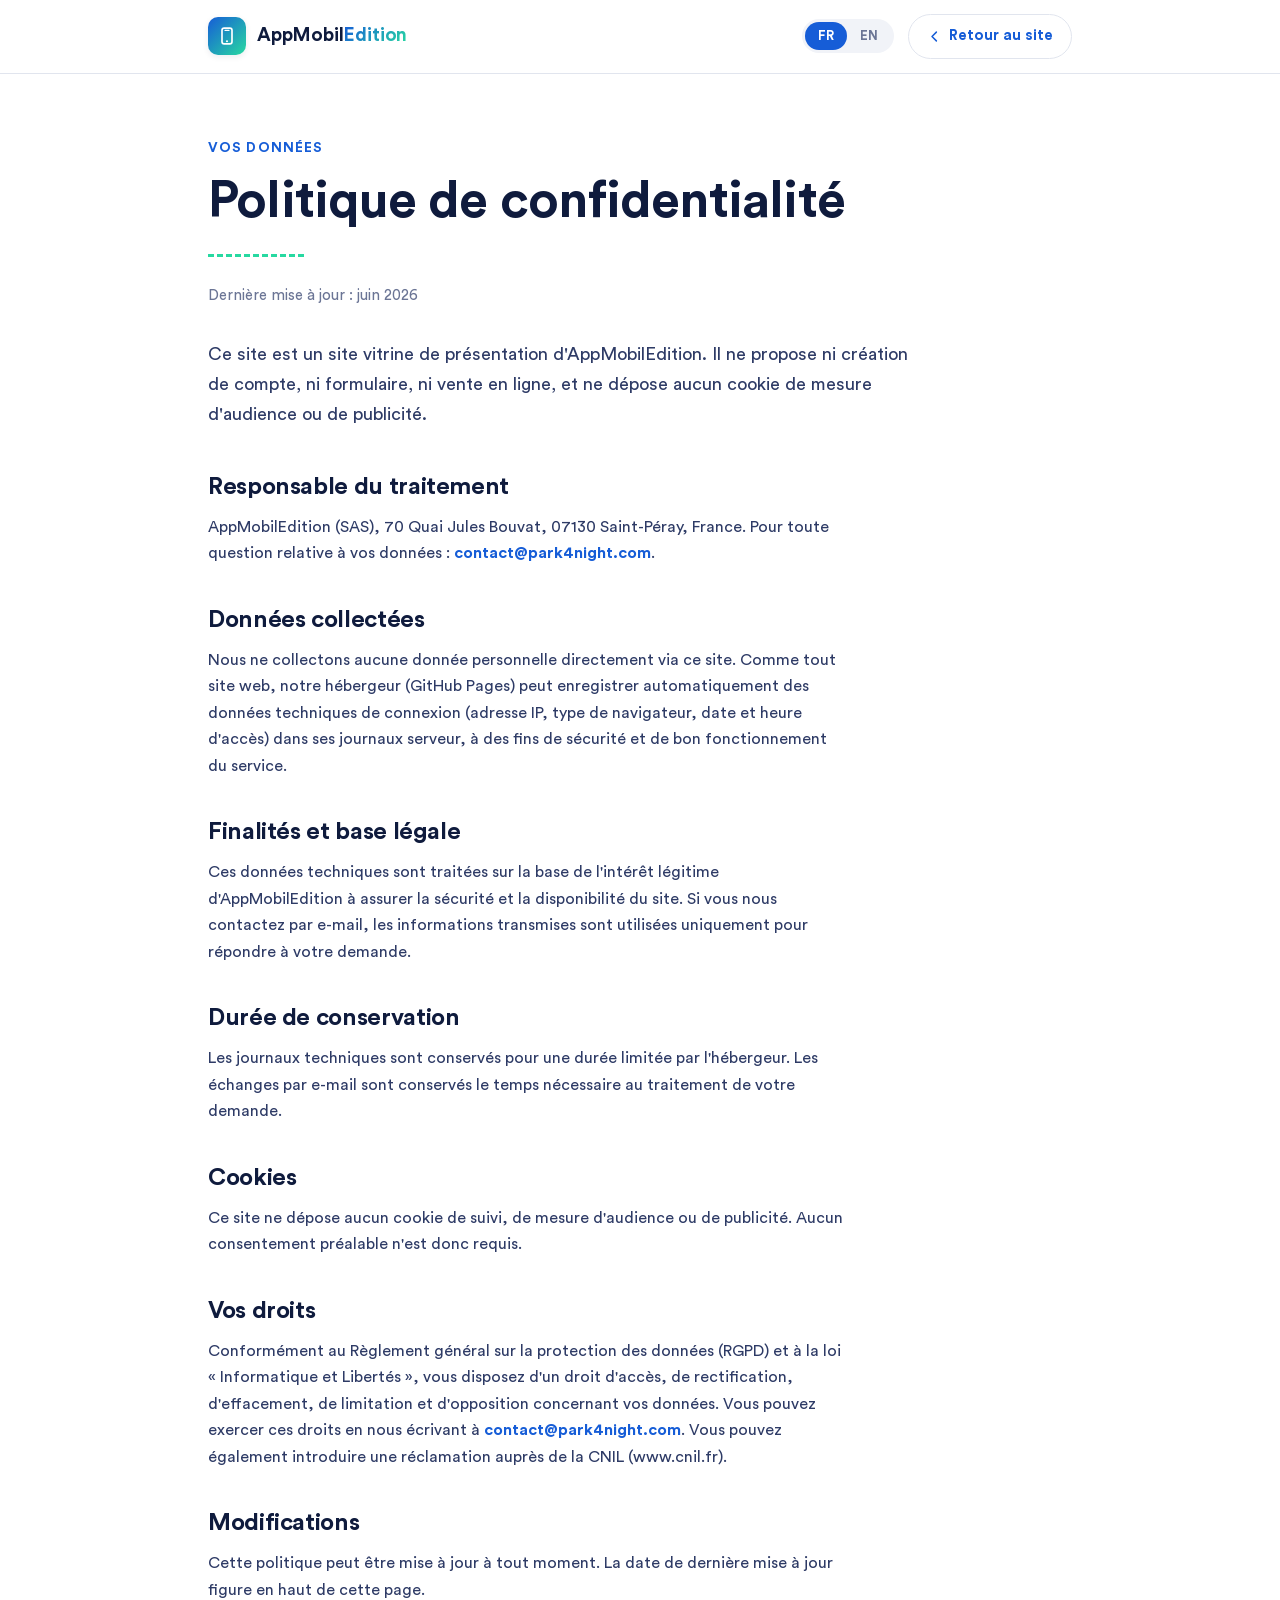
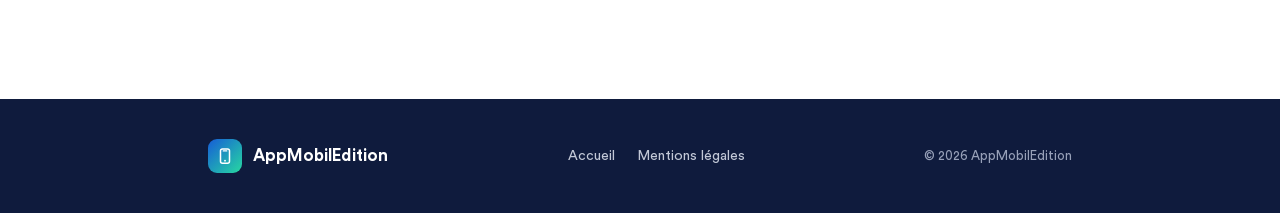
<file: confidentialite.html>
<!DOCTYPE html>
<html lang="fr" data-lang="fr">
<head>
<meta charset="utf-8">
<meta name="viewport" content="width=device-width, initial-scale=1">
<title>Politique de confidentialité — AppMobilEdition</title>
<link rel="icon" type="image/svg+xml" href="favicon.svg">
<meta name="theme-color" content="#165DD7">
<link rel="stylesheet" href="assets/css/colors_and_type.css">
<link rel="stylesheet" href="site.css">
</head>
<body style="font-family:var(--font-body);color:var(--fg-1);background:var(--white);min-height:100vh;display:flex;flex-direction:column;">

  <!-- ===== NAV ===== -->
  <header style="position:sticky;top:0;z-index:50;background:rgba(255,255,255,0.88);backdrop-filter:blur(12px);-webkit-backdrop-filter:blur(12px);border-bottom:1px solid var(--border-1);">
    <nav style="max-width:920px;margin:0 auto;padding:14px 28px;display:flex;align-items:center;justify-content:space-between;gap:24px;">
      <a href="index.html" style="display:flex;align-items:center;gap:11px;">
        <span style="width:38px;height:38px;border-radius:10px;background:var(--p4n-gradient);display:flex;align-items:center;justify-content:center;box-shadow:var(--shadow-sm);flex:none;">
          <svg width="20" height="20" viewBox="0 0 24 24" fill="none"><rect x="6" y="2.5" width="12" height="19" rx="2.6" stroke="#fff" stroke-width="2"/><line x1="9.6" y1="5.2" x2="14.4" y2="5.2" stroke="#fff" stroke-width="1.6" stroke-linecap="round"/><circle cx="12" cy="18.2" r="1.25" fill="#fff"/></svg>
        </span>
        <span style="font-family:var(--font-display);font-weight:700;font-size:19px;letter-spacing:-0.01em;color:var(--ink-900);">AppMobil<span class="text-gradient">Edition</span></span>
      </a>
      <div style="display:flex;align-items:center;gap:14px;">
        <div class="lang-switch">
          <button data-set="fr">FR</button>
          <button data-set="en">EN</button>
        </div>
        <a href="index.html" class="back-link" style="display:inline-flex;align-items:center;gap:7px;padding:10px 18px;border-radius:999px;background:#fff;color:var(--p4n-blue);font-family:var(--font-display);font-weight:700;font-size:15px;border:1px solid var(--border-1);">
          <svg width="15" height="15" viewBox="0 0 24 24" fill="none"><path d="M15 5l-7 7 7 7" stroke="currentColor" stroke-width="2.4" stroke-linecap="round" stroke-linejoin="round"/></svg>
          <span data-fr>Retour au site</span><span data-en>Back to site</span>
        </a>
      </div>
    </nav>
  </header>

  <!-- ===== CONTENT ===== -->
  <main style="flex:1;max-width:920px;margin:0 auto;width:100%;padding:64px 28px 96px;">
    <div class="eyebrow"><span data-fr>Vos données</span><span data-en>Your data</span></div>
    <h1 style="font-size:clamp(34px,5vw,52px);margin-top:14px;"><span data-fr>Politique de confidentialité</span><span data-en>Privacy policy</span></h1>
    <span class="dashed-accent" style="margin:24px 0 0;"></span>
    <p style="color:var(--fg-3);font-size:15px;margin-top:20px;"><span data-fr>Dernière mise à jour&nbsp;: juin 2026</span><span data-en>Last updated: June 2026</span></p>

    <p style="font-size:18px;margin-top:32px;max-width:64ch;">
      <span data-fr>Ce site est un site vitrine de présentation d'AppMobilEdition. Il ne propose ni création de compte, ni formulaire, ni vente en ligne, et ne dépose aucun cookie de mesure d'audience ou de publicité.</span>
      <span data-en>This is an informational website presenting AppMobilEdition. It offers no account creation, no forms and no online sales, and sets no analytics or advertising cookies.</span>
    </p>

    <!-- Responsable -->
    <section style="margin-top:44px;">
      <h2 style="font-size:24px;"><span data-fr>Responsable du traitement</span><span data-en>Data controller</span></h2>
      <p style="font-size:16px;margin-top:14px;max-width:64ch;">
        <span data-fr>AppMobilEdition (SAS), 70 Quai Jules Bouvat, 07130 Saint-Péray, France. Pour toute question relative à vos données&nbsp;: <a data-mail-link data-mail-text href="#" style="color:var(--p4n-blue);font-weight:600;">contact</a>.</span>
        <span data-en>AppMobilEdition (SAS), 70 Quai Jules Bouvat, 07130 Saint-Péray, France. For any question about your data: <a data-mail-link data-mail-text href="#" style="color:var(--p4n-blue);font-weight:600;">contact</a>.</span>
      </p>
    </section>

    <!-- Données collectées -->
    <section style="margin-top:40px;">
      <h2 style="font-size:24px;"><span data-fr>Données collectées</span><span data-en>Data we collect</span></h2>
      <p style="font-size:16px;margin-top:14px;max-width:64ch;">
        <span data-fr>Nous ne collectons aucune donnée personnelle directement via ce site. Comme tout site web, notre hébergeur (GitHub Pages) peut enregistrer automatiquement des données techniques de connexion (adresse IP, type de navigateur, date et heure d'accès) dans ses journaux serveur, à des fins de sécurité et de bon fonctionnement du service.</span>
        <span data-en>We do not collect any personal data directly through this site. Like any website, our host (GitHub Pages) may automatically record technical connection data (IP address, browser type, date and time of access) in its server logs, for security and reliable operation of the service.</span>
      </p>
    </section>

    <!-- Finalités -->
    <section style="margin-top:40px;">
      <h2 style="font-size:24px;"><span data-fr>Finalités et base légale</span><span data-en>Purpose and legal basis</span></h2>
      <p style="font-size:16px;margin-top:14px;max-width:64ch;">
        <span data-fr>Ces données techniques sont traitées sur la base de l'intérêt légitime d'AppMobilEdition à assurer la sécurité et la disponibilité du site. Si vous nous contactez par e-mail, les informations transmises sont utilisées uniquement pour répondre à votre demande.</span>
        <span data-en>This technical data is processed on the basis of AppMobilEdition's legitimate interest in keeping the site secure and available. If you contact us by email, the information you send is used solely to answer your request.</span>
      </p>
    </section>

    <!-- Conservation -->
    <section style="margin-top:40px;">
      <h2 style="font-size:24px;"><span data-fr>Durée de conservation</span><span data-en>Retention</span></h2>
      <p style="font-size:16px;margin-top:14px;max-width:64ch;">
        <span data-fr>Les journaux techniques sont conservés pour une durée limitée par l'hébergeur. Les échanges par e-mail sont conservés le temps nécessaire au traitement de votre demande.</span>
        <span data-en>Technical logs are kept for a limited period by the host. Email exchanges are kept for as long as needed to handle your request.</span>
      </p>
    </section>

    <!-- Cookies -->
    <section style="margin-top:40px;">
      <h2 style="font-size:24px;">Cookies</h2>
      <p style="font-size:16px;margin-top:14px;max-width:64ch;">
        <span data-fr>Ce site ne dépose aucun cookie de suivi, de mesure d'audience ou de publicité. Aucun consentement préalable n'est donc requis.</span>
        <span data-en>This site sets no tracking, analytics or advertising cookies. No prior consent is therefore required.</span>
      </p>
    </section>

    <!-- Droits -->
    <section style="margin-top:40px;">
      <h2 style="font-size:24px;"><span data-fr>Vos droits</span><span data-en>Your rights</span></h2>
      <p style="font-size:16px;margin-top:14px;max-width:64ch;">
        <span data-fr>Conformément au Règlement général sur la protection des données (RGPD) et à la loi « Informatique et Libertés », vous disposez d'un droit d'accès, de rectification, d'effacement, de limitation et d'opposition concernant vos données. Vous pouvez exercer ces droits en nous écrivant à <a data-mail-link data-mail-text href="#" style="color:var(--p4n-blue);font-weight:600;">contact</a>. Vous pouvez également introduire une réclamation auprès de la CNIL (www.cnil.fr).</span>
        <span data-en>Under the General Data Protection Regulation (GDPR) and French data-protection law, you have the right to access, rectify, erase, restrict and object to the processing of your data. You can exercise these rights by writing to <a data-mail-link data-mail-text href="#" style="color:var(--p4n-blue);font-weight:600;">contact</a>. You may also lodge a complaint with the French data-protection authority, the CNIL (www.cnil.fr).</span>
      </p>
    </section>

    <!-- Modifications -->
    <section style="margin-top:40px;">
      <h2 style="font-size:24px;"><span data-fr>Modifications</span><span data-en>Changes</span></h2>
      <p style="font-size:16px;margin-top:14px;max-width:64ch;">
        <span data-fr>Cette politique peut être mise à jour à tout moment. La date de dernière mise à jour figure en haut de cette page.</span>
        <span data-en>This policy may be updated at any time. The last-updated date is shown at the top of this page.</span>
      </p>
    </section>
  </main>

  <!-- ===== FOOTER ===== -->
  <footer style="background:var(--ink-900);color:#fff;">
    <div style="max-width:920px;margin:0 auto;padding:40px 28px;display:flex;flex-wrap:wrap;gap:20px;align-items:center;justify-content:space-between;">
      <div style="display:flex;align-items:center;gap:11px;">
        <span style="width:34px;height:34px;border-radius:9px;background:var(--p4n-gradient);display:flex;align-items:center;justify-content:center;flex:none;">
          <svg width="18" height="18" viewBox="0 0 24 24" fill="none"><rect x="6" y="2.5" width="12" height="19" rx="2.6" stroke="#fff" stroke-width="2"/><line x1="9.6" y1="5.2" x2="14.4" y2="5.2" stroke="#fff" stroke-width="1.6" stroke-linecap="round"/><circle cx="12" cy="18.2" r="1.25" fill="#fff"/></svg>
        </span>
        <span style="font-family:var(--font-display);font-weight:700;font-size:17px;">AppMobilEdition</span>
      </div>
      <div style="display:flex;gap:22px;font-size:14px;">
        <a href="index.html" class="footer-link" style="color:var(--ink-300);"><span data-fr>Accueil</span><span data-en>Home</span></a>
        <a href="mentions-legales.html" class="footer-link" style="color:var(--ink-300);"><span data-fr>Mentions légales</span><span data-en>Legal notice</span></a>
      </div>
      <div style="color:var(--ink-400);font-size:13px;">© <span data-year>2026</span> AppMobilEdition</div>
    </div>
  </footer>

  <script src="site.js"></script>
</body>
</html>
</file>
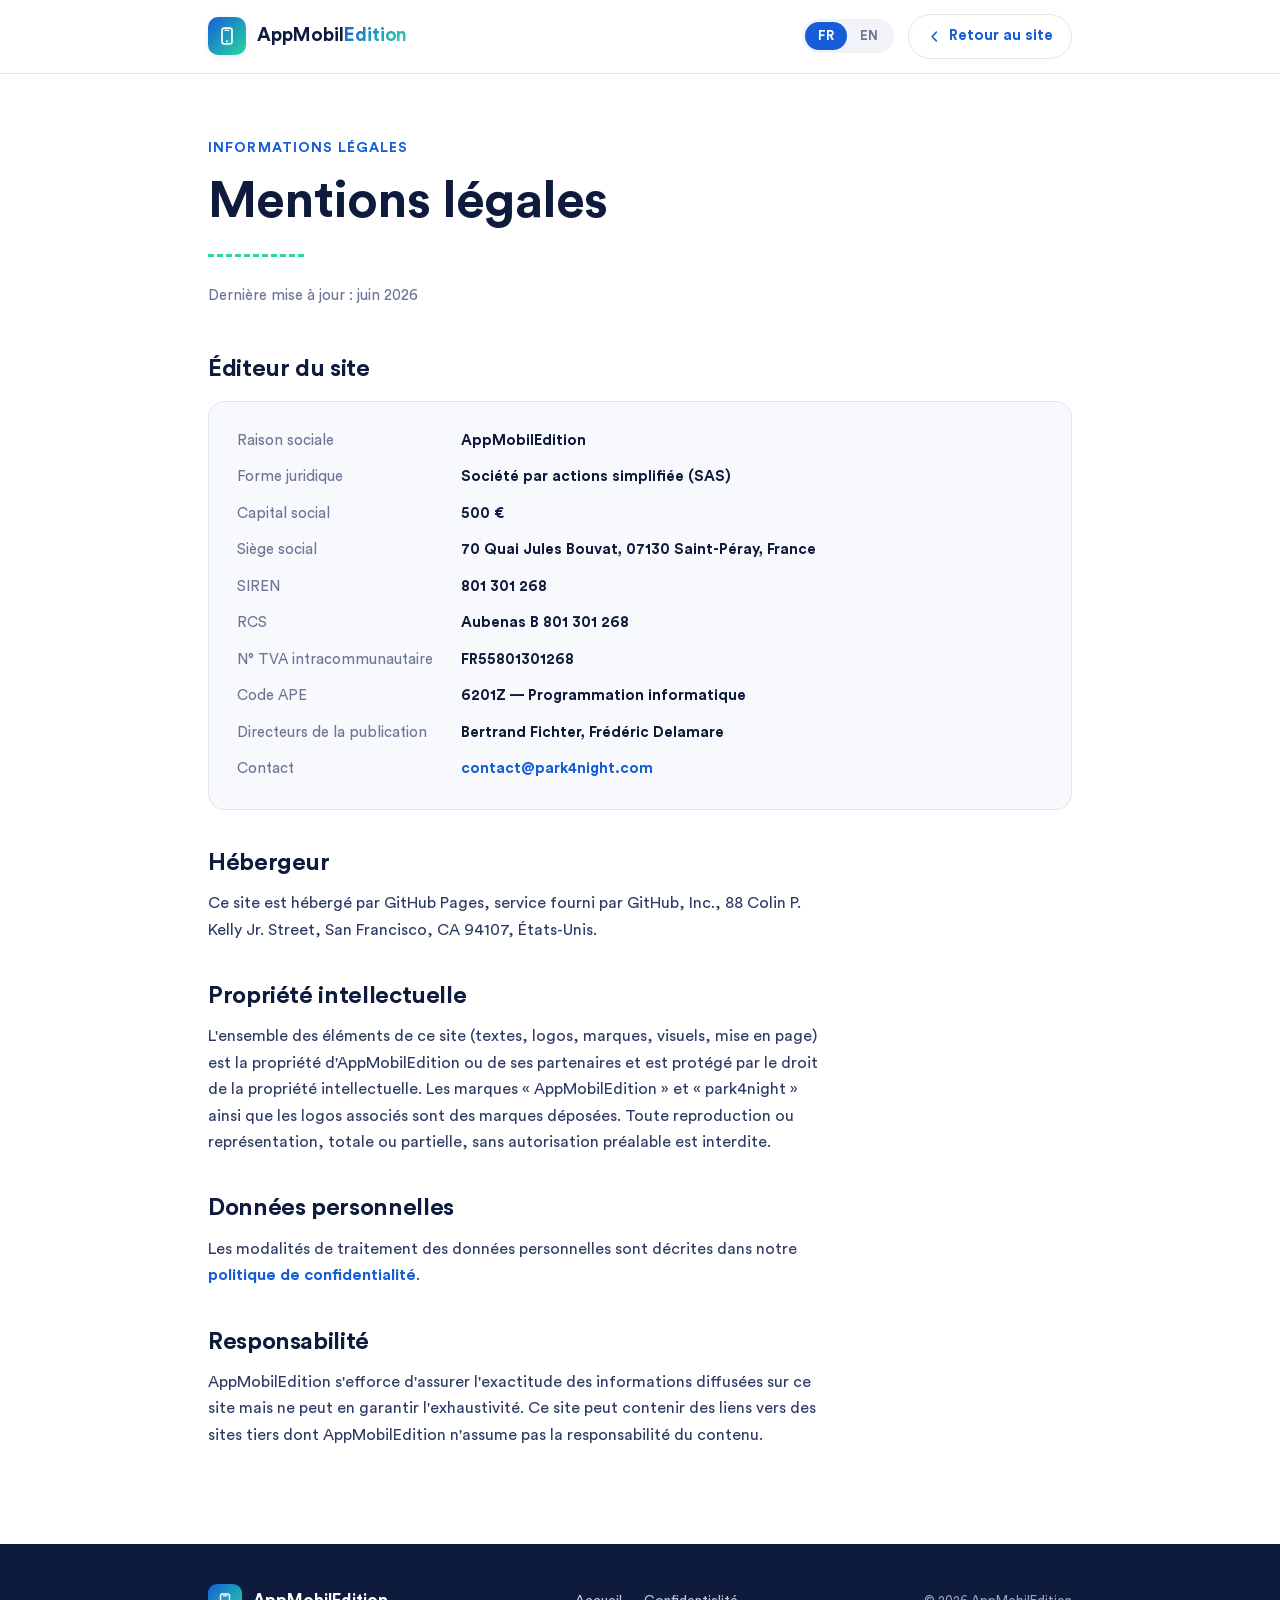
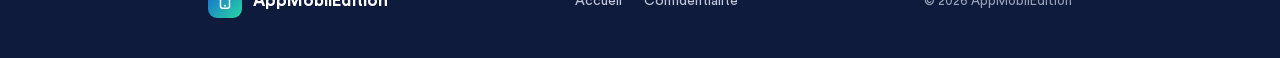
<file: mentions-legales.html>
<!DOCTYPE html>
<html lang="fr" data-lang="fr">
<head>
<meta charset="utf-8">
<meta name="viewport" content="width=device-width, initial-scale=1">
<title>Mentions légales — AppMobilEdition</title>
<link rel="icon" type="image/svg+xml" href="favicon.svg">
<meta name="theme-color" content="#165DD7">
<link rel="stylesheet" href="assets/css/colors_and_type.css">
<link rel="stylesheet" href="site.css">
</head>
<body style="font-family:var(--font-body);color:var(--fg-1);background:var(--white);min-height:100vh;display:flex;flex-direction:column;">

  <!-- ===== NAV ===== -->
  <header style="position:sticky;top:0;z-index:50;background:rgba(255,255,255,0.88);backdrop-filter:blur(12px);-webkit-backdrop-filter:blur(12px);border-bottom:1px solid var(--border-1);">
    <nav style="max-width:920px;margin:0 auto;padding:14px 28px;display:flex;align-items:center;justify-content:space-between;gap:24px;">
      <a href="index.html" style="display:flex;align-items:center;gap:11px;">
        <span style="width:38px;height:38px;border-radius:10px;background:var(--p4n-gradient);display:flex;align-items:center;justify-content:center;box-shadow:var(--shadow-sm);flex:none;">
          <svg width="20" height="20" viewBox="0 0 24 24" fill="none"><rect x="6" y="2.5" width="12" height="19" rx="2.6" stroke="#fff" stroke-width="2"/><line x1="9.6" y1="5.2" x2="14.4" y2="5.2" stroke="#fff" stroke-width="1.6" stroke-linecap="round"/><circle cx="12" cy="18.2" r="1.25" fill="#fff"/></svg>
        </span>
        <span style="font-family:var(--font-display);font-weight:700;font-size:19px;letter-spacing:-0.01em;color:var(--ink-900);">AppMobil<span class="text-gradient">Edition</span></span>
      </a>
      <div style="display:flex;align-items:center;gap:14px;">
        <div class="lang-switch">
          <button data-set="fr">FR</button>
          <button data-set="en">EN</button>
        </div>
        <a href="index.html" class="back-link" style="display:inline-flex;align-items:center;gap:7px;padding:10px 18px;border-radius:999px;background:#fff;color:var(--p4n-blue);font-family:var(--font-display);font-weight:700;font-size:15px;border:1px solid var(--border-1);">
          <svg width="15" height="15" viewBox="0 0 24 24" fill="none"><path d="M15 5l-7 7 7 7" stroke="currentColor" stroke-width="2.4" stroke-linecap="round" stroke-linejoin="round"/></svg>
          <span data-fr>Retour au site</span><span data-en>Back to site</span>
        </a>
      </div>
    </nav>
  </header>

  <!-- ===== CONTENT ===== -->
  <main style="flex:1;max-width:920px;margin:0 auto;width:100%;padding:64px 28px 96px;">
    <div class="eyebrow"><span data-fr>Informations légales</span><span data-en>Legal information</span></div>
    <h1 style="font-size:clamp(34px,5vw,52px);margin-top:14px;"><span data-fr>Mentions légales</span><span data-en>Legal notice</span></h1>
    <span class="dashed-accent" style="margin:24px 0 0;"></span>
    <p style="color:var(--fg-3);font-size:15px;margin-top:20px;"><span data-fr>Dernière mise à jour&nbsp;: juin 2026</span><span data-en>Last updated: June 2026</span></p>

    <!-- Éditeur -->
    <section style="margin-top:48px;">
      <h2 style="font-size:24px;"><span data-fr>Éditeur du site</span><span data-en>Site publisher</span></h2>
      <div style="margin-top:18px;background:var(--bg-2);border:1px solid var(--border-1);border-radius:var(--radius-lg);padding:28px;">
        <dl style="margin:0;display:grid;grid-template-columns:auto 1fr;gap:14px 28px;font-size:15px;align-items:baseline;">
          <dt style="color:var(--fg-3);"><span data-fr>Raison sociale</span><span data-en>Company</span></dt><dd style="margin:0;font-weight:600;color:var(--ink-900);">AppMobilEdition</dd>
          <dt style="color:var(--fg-3);"><span data-fr>Forme juridique</span><span data-en>Legal form</span></dt><dd style="margin:0;font-weight:600;color:var(--ink-900);"><span data-fr>Société par actions simplifiée (SAS)</span><span data-en>SAS (French simplified joint-stock company)</span></dd>
          <dt style="color:var(--fg-3);"><span data-fr>Capital social</span><span data-en>Share capital</span></dt><dd style="margin:0;font-weight:600;color:var(--ink-900);">500&nbsp;€</dd>
          <dt style="color:var(--fg-3);"><span data-fr>Siège social</span><span data-en>Registered office</span></dt><dd style="margin:0;font-weight:600;color:var(--ink-900);">70 Quai Jules Bouvat, 07130 Saint-Péray, France</dd>
          <dt style="color:var(--fg-3);">SIREN</dt><dd style="margin:0;font-weight:600;color:var(--ink-900);">801 301 268</dd>
          <dt style="color:var(--fg-3);">RCS</dt><dd style="margin:0;font-weight:600;color:var(--ink-900);">Aubenas B 801 301 268</dd>
          <dt style="color:var(--fg-3);"><span data-fr>N° TVA intracommunautaire</span><span data-en>VAT number</span></dt><dd style="margin:0;font-weight:600;color:var(--ink-900);">FR55801301268</dd>
          <dt style="color:var(--fg-3);"><span data-fr>Code APE</span><span data-en>APE code</span></dt><dd style="margin:0;font-weight:600;color:var(--ink-900);">6201Z — <span data-fr>Programmation informatique</span><span data-en>Computer programming</span></dd>
          <dt style="color:var(--fg-3);"><span data-fr>Directeurs de la publication</span><span data-en>Publication managers</span></dt><dd style="margin:0;font-weight:600;color:var(--ink-900);">Bertrand Fichter, Frédéric Delamare</dd>
          <dt style="color:var(--fg-3);"><span data-fr>Contact</span><span data-en>Contact</span></dt><dd style="margin:0;font-weight:600;"><a data-mail-link data-mail-text href="#" style="color:var(--p4n-blue);">contact</a></dd>
        </dl>
      </div>
    </section>

    <!-- Hébergeur -->
    <section style="margin-top:40px;">
      <h2 style="font-size:24px;"><span data-fr>Hébergeur</span><span data-en>Hosting</span></h2>
      <p style="font-size:16px;margin-top:14px;max-width:62ch;">
        <span data-fr>Ce site est hébergé par GitHub Pages, service fourni par GitHub, Inc., 88 Colin P. Kelly Jr. Street, San Francisco, CA 94107, États-Unis.</span>
        <span data-en>This site is hosted on GitHub Pages, a service provided by GitHub, Inc., 88 Colin P. Kelly Jr. Street, San Francisco, CA 94107, United States.</span>
      </p>
    </section>

    <!-- Propriété intellectuelle -->
    <section style="margin-top:40px;">
      <h2 style="font-size:24px;"><span data-fr>Propriété intellectuelle</span><span data-en>Intellectual property</span></h2>
      <p style="font-size:16px;margin-top:14px;max-width:62ch;">
        <span data-fr>L'ensemble des éléments de ce site (textes, logos, marques, visuels, mise en page) est la propriété d'AppMobilEdition ou de ses partenaires et est protégé par le droit de la propriété intellectuelle. Les marques « AppMobilEdition » et « park4night » ainsi que les logos associés sont des marques déposées. Toute reproduction ou représentation, totale ou partielle, sans autorisation préalable est interdite.</span>
        <span data-en>All content on this site (text, logos, trademarks, visuals, layout) is the property of AppMobilEdition or its partners and is protected by intellectual property law. The “AppMobilEdition” and “park4night” names and associated logos are registered trademarks. Any full or partial reproduction or use without prior authorisation is prohibited.</span>
      </p>
    </section>

    <!-- Données personnelles -->
    <section style="margin-top:40px;">
      <h2 style="font-size:24px;"><span data-fr>Données personnelles</span><span data-en>Personal data</span></h2>
      <p style="font-size:16px;margin-top:14px;max-width:62ch;">
        <span data-fr>Les modalités de traitement des données personnelles sont décrites dans notre <a href="confidentialite.html" style="color:var(--p4n-blue);font-weight:600;">politique de confidentialité</a>.</span>
        <span data-en>The way personal data is handled is described in our <a href="confidentialite.html" style="color:var(--p4n-blue);font-weight:600;">privacy policy</a>.</span>
      </p>
    </section>

    <!-- Responsabilité -->
    <section style="margin-top:40px;">
      <h2 style="font-size:24px;"><span data-fr>Responsabilité</span><span data-en>Liability</span></h2>
      <p style="font-size:16px;margin-top:14px;max-width:62ch;">
        <span data-fr>AppMobilEdition s'efforce d'assurer l'exactitude des informations diffusées sur ce site mais ne peut en garantir l'exhaustivité. Ce site peut contenir des liens vers des sites tiers dont AppMobilEdition n'assume pas la responsabilité du contenu.</span>
        <span data-en>AppMobilEdition strives to keep the information on this site accurate but cannot guarantee its completeness. This site may contain links to third-party sites whose content AppMobilEdition is not responsible for.</span>
      </p>
    </section>
  </main>

  <!-- ===== FOOTER ===== -->
  <footer style="background:var(--ink-900);color:#fff;">
    <div style="max-width:920px;margin:0 auto;padding:40px 28px;display:flex;flex-wrap:wrap;gap:20px;align-items:center;justify-content:space-between;">
      <div style="display:flex;align-items:center;gap:11px;">
        <span style="width:34px;height:34px;border-radius:9px;background:var(--p4n-gradient);display:flex;align-items:center;justify-content:center;flex:none;">
          <svg width="18" height="18" viewBox="0 0 24 24" fill="none"><rect x="6" y="2.5" width="12" height="19" rx="2.6" stroke="#fff" stroke-width="2"/><line x1="9.6" y1="5.2" x2="14.4" y2="5.2" stroke="#fff" stroke-width="1.6" stroke-linecap="round"/><circle cx="12" cy="18.2" r="1.25" fill="#fff"/></svg>
        </span>
        <span style="font-family:var(--font-display);font-weight:700;font-size:17px;">AppMobilEdition</span>
      </div>
      <div style="display:flex;gap:22px;font-size:14px;">
        <a href="index.html" class="footer-link" style="color:var(--ink-300);"><span data-fr>Accueil</span><span data-en>Home</span></a>
        <a href="confidentialite.html" class="footer-link" style="color:var(--ink-300);"><span data-fr>Confidentialité</span><span data-en>Privacy</span></a>
      </div>
      <div style="color:var(--ink-400);font-size:13px;">© <span data-year>2026</span> AppMobilEdition</div>
    </div>
  </footer>

  <script src="site.js"></script>
</body>
</html>
</file>
<file: assets/css/colors_and_type.css>
/* ============================================================
   park4night — Colors & Type foundations
   ============================================================ */

/* Webfonts — Circular Std (Lineto, brand font) ------------ */
@font-face {
  font-family: 'Circular Std';
  src: url('../fonts/CircularStd-Book.woff2') format('woff2'),
       url('../fonts/CircularStd-Book.woff')  format('woff');
  font-weight: 400; font-style: normal; font-display: swap;
}
@font-face {
  font-family: 'Circular Std';
  src: url('../fonts/CircularStd-BookItalic.woff2') format('woff2'),
       url('../fonts/CircularStd-BookItalic.woff')  format('woff');
  font-weight: 400; font-style: italic; font-display: swap;
}
@font-face {
  font-family: 'Circular Std';
  src: url('../fonts/CircularStd-Medium.woff2') format('woff2'),
       url('../fonts/CircularStd-Medium.woff')  format('woff');
  font-weight: 500; font-style: normal; font-display: swap;
}
@font-face {
  font-family: 'Circular Std';
  src: url('../fonts/CircularStd-MediumItalic.woff2') format('woff2'),
       url('../fonts/CircularStd-MediumItalic.woff')  format('woff');
  font-weight: 500; font-style: italic; font-display: swap;
}
@font-face {
  font-family: 'Circular Std';
  src: url('../fonts/CircularStd-Bold.woff2') format('woff2'),
       url('../fonts/CircularStd-Bold.woff')  format('woff');
  font-weight: 700; font-style: normal; font-display: swap;
}
@font-face {
  font-family: 'Circular Std';
  src: url('../fonts/CircularStd-BoldItalic.woff2') format('woff2'),
       url('../fonts/CircularStd-BoldItalic.woff')  format('woff');
  font-weight: 700; font-style: italic; font-display: swap;
}
@font-face {
  font-family: 'Circular Std';
  src: url('../fonts/CircularStd-Black.woff2') format('woff2'),
       url('../fonts/CircularStd-Black.woff')  format('woff');
  font-weight: 900; font-style: normal; font-display: swap;
}
@font-face {
  font-family: 'Circular Std';
  src: url('../fonts/CircularStd-BlackItalic.woff2') format('woff2'),
       url('../fonts/CircularStd-BlackItalic.woff')  format('woff');
  font-weight: 900; font-style: italic; font-display: swap;
}

:root {
  /* ── Brand colors ───────────────────────────────────────── */
  /* Pulled directly from logo SVG gradient stops */
  --p4n-blue:          #165DD7;   /* Primary brand blue */
  --p4n-green:         #27D9A1;   /* Primary brand mint/green */
  --p4n-gradient:      linear-gradient(135deg, #165DD7 0%, #27D9A1 100%);
  --p4n-gradient-soft: linear-gradient(135deg, #165DD7 0%, #27D9A1 100%);

  /* Blue scale (from the brand blue) */
  --blue-50:  #EAF0FC;
  --blue-100: #C8D7F5;
  --blue-200: #8EA9EB;
  --blue-300: #547BE0;
  --blue-400: #2E6CDC;
  --blue-500: #165DD7;   /* = brand blue */
  --blue-600: #1150B8;
  --blue-700: #0C3F90;
  --blue-800: #082D68;

  /* Green / mint scale */
  --green-50:  #E4FBF3;
  --green-100: #BCF4DF;
  --green-200: #8AECC7;
  --green-300: #58E4AE;
  --green-400: #27D9A1;   /* = brand green */
  --green-500: #1FB888;
  --green-600: #19946D;
  --green-700: #126F52;

  /* Neutral (cool slate-navy — matches body text in specimens) */
  --ink-900: #0F1B3D;    /* Headlines / near-black navy */
  --ink-800: #1E2C55;
  --ink-700: #2E3B66;    /* Body */
  --ink-600: #4A5578;
  --ink-500: #6B7595;
  --ink-400: #97A0B8;
  --ink-300: #C2C8D7;
  --ink-200: #E1E5EE;
  --ink-100: #F1F3F8;
  --ink-50:  #F8F9FC;
  --white:   #FFFFFF;

  /* Semantic ---------------------------------------------- */
  --fg-1: var(--ink-900);        /* Primary text */
  --fg-2: var(--ink-700);        /* Secondary text */
  --fg-3: var(--ink-500);        /* Tertiary / meta text */
  --fg-inverse: var(--white);

  --bg-1: var(--white);          /* Page */
  --bg-2: var(--ink-50);         /* Subtle surface */
  --bg-3: var(--ink-100);        /* Raised surface */

  --border-1: var(--ink-200);
  --border-2: var(--ink-300);

  --accent:          var(--p4n-blue);
  --accent-hover:    var(--blue-600);
  --accent-soft:     var(--blue-50);
  --accent-success:  var(--green-400);

  /* Status */
  --success: #27D9A1;
  --warning: #F5B03E;
  --danger:  #E5484D;
  --info:    #165DD7;

  /* ── Elevation / radii / spacing ───────────────────────── */
  --radius-xs: 4px;
  --radius-sm: 8px;
  --radius-md: 12px;
  --radius-lg: 16px;
  --radius-xl: 24px;
  --radius-pill: 999px;

  --shadow-xs: 0 1px 2px rgba(15, 27, 61, 0.06);
  --shadow-sm: 0 2px 6px rgba(15, 27, 61, 0.08);
  --shadow-md: 0 8px 24px rgba(15, 27, 61, 0.10);
  --shadow-lg: 0 20px 48px rgba(15, 27, 61, 0.14);
  --shadow-card: 0 10px 30px rgba(22, 93, 215, 0.10);

  /* Spacing scale (4px base) */
  --space-1:  4px;
  --space-2:  8px;
  --space-3:  12px;
  --space-4:  16px;
  --space-5:  20px;
  --space-6:  24px;
  --space-8:  32px;
  --space-10: 40px;
  --space-12: 48px;
  --space-16: 64px;
  --space-20: 80px;

  /* ── Type ──────────────────────────────────────────────── */
  --font-display: 'Circular Std', system-ui, -apple-system, 'Helvetica Neue', Arial, sans-serif;
  --font-body:    'Circular Std', system-ui, -apple-system, 'Helvetica Neue', Arial, sans-serif;
  --font-mono:    ui-monospace, 'SF Mono', Menlo, Consolas, monospace;

  /* Circular Std ships: Book 400, Medium 500, Bold 700, Black 900 */
  --fw-regular: 400;
  --fw-medium: 500;
  --fw-semibold: 500;   /* alias — maps to Medium */
  --fw-bold: 700;
  --fw-extrabold: 700;  /* alias — maps to Bold (no 800 weight in Circular) */
  --fw-black: 900;

  /* Type scale — deck + app are headline-heavy, tight leading */
  --text-xs:   12px;
  --text-sm:   14px;
  --text-base: 16px;
  --text-md:   18px;
  --text-lg:   20px;
  --text-xl:   24px;
  --text-2xl:  32px;
  --text-3xl:  40px;
  --text-4xl:  56px;
  --text-5xl:  72px;

  --lh-tight:   1.1;
  --lh-snug:    1.25;
  --lh-normal:  1.5;
  --lh-relaxed: 1.65;

  --tracking-tight: -0.015em;
  --tracking-normal: 0;
}

/* Base -------------------------------------------------------- */
html, body {
  font-family: var(--font-body);
  color: var(--fg-1);
  background: var(--bg-1);
  -webkit-font-smoothing: antialiased;
  -moz-osx-font-smoothing: grayscale;
}

body {
  font-size: var(--text-base);
  line-height: var(--lh-normal);
  font-weight: var(--fw-regular);
}

/* Semantic element styles ------------------------------------ */
.h1, h1 {
  font-family: var(--font-display);
  font-weight: var(--fw-extrabold);
  font-size: var(--text-4xl);
  line-height: var(--lh-tight);
  letter-spacing: var(--tracking-tight);
  color: var(--fg-1);
  margin: 0;
}
.h2, h2 {
  font-family: var(--font-display);
  font-weight: var(--fw-extrabold);
  font-size: var(--text-3xl);
  line-height: var(--lh-tight);
  letter-spacing: var(--tracking-tight);
  color: var(--fg-1);
  margin: 0;
}
.h3, h3 {
  font-family: var(--font-display);
  font-weight: var(--fw-bold);
  font-size: var(--text-2xl);
  line-height: var(--lh-snug);
  color: var(--fg-1);
  margin: 0;
}
.h4, h4 {
  font-family: var(--font-display);
  font-weight: var(--fw-bold);
  font-size: var(--text-xl);
  line-height: var(--lh-snug);
  color: var(--fg-1);
  margin: 0;
}
.eyebrow {
  font-family: var(--font-display);
  font-weight: var(--fw-bold);
  font-size: var(--text-sm);
  letter-spacing: 0.08em;
  text-transform: uppercase;
  color: var(--p4n-blue);
}
.p, p {
  font-family: var(--font-body);
  font-size: var(--text-base);
  line-height: var(--lh-relaxed);
  color: var(--fg-2);
  margin: 0;
}
.small, small {
  font-size: var(--text-sm);
  color: var(--fg-3);
}
.code, code {
  font-family: var(--font-mono);
  font-size: 0.92em;
  background: var(--ink-100);
  padding: 0.1em 0.35em;
  border-radius: var(--radius-xs);
  color: var(--ink-900);
}

/* Brand gradient text utility */
.text-gradient {
  background: var(--p4n-gradient);
  -webkit-background-clip: text;
  background-clip: text;
  color: transparent;
}

/* Signature dashed divider — used in slides under section titles */
.dashed-accent {
  display: inline-block;
  width: 96px;
  border-bottom: 3px dashed var(--green-400);
}
</file>
<file: site.css>
/* ============================================================
   AppMobilEdition — site vitrine
   Styles partagés : états interactifs + bascule de langue + responsive
   ============================================================ */

* { box-sizing: border-box; }
html { scroll-behavior: smooth; }
body { margin: 0; background: var(--white); }
a { text-decoration: none; color: inherit; }

/* Bascule de langue : masque la langue inactive selon data-lang sur <html> */
html[data-lang="en"] [data-fr] { display: none !important; }
html[data-lang="fr"] [data-en] { display: none !important; }

/* Sélecteur FR / EN */
.lang-switch { display: flex; align-items: center; background: var(--ink-100); border-radius: 999px; padding: 3px; font-family: var(--font-display); font-weight: 700; font-size: 13px; }
.lang-switch button { border: none; cursor: pointer; font-family: var(--font-display); font-weight: 700; font-size: 13px; padding: 6px 13px; border-radius: 999px; background: transparent; color: var(--ink-500); transition: background .15s ease, color .15s ease; }
html[data-lang="fr"] .lang-switch button[data-set="fr"],
html[data-lang="en"] .lang-switch button[data-set="en"] { background: var(--p4n-blue); color: #fff; }

/* États interactifs (remplacent les attributs style-hover/style-active du prototype) */
.nav-link { transition: color .15s ease; }
.nav-link:hover { color: var(--p4n-blue); }

.btn-contact { transition: background .15s ease, box-shadow .15s ease; }
.btn-contact:hover { background: var(--blue-600); box-shadow: var(--shadow-md); }

.btn-primary { transition: transform .12s ease, box-shadow .15s ease; }
.btn-primary:hover { box-shadow: var(--shadow-lg); }
.btn-primary:active { transform: scale(0.98); }

.btn-ghost { transition: background .15s ease; }
.btn-ghost:hover { background: var(--accent-soft); }

.btn-ghost-light { transition: background .15s ease; }
.btn-ghost-light:hover { background: rgba(255,255,255,0.22); }

.store-badge { transition: transform .12s ease, box-shadow .15s ease; }
.store-badge:hover { box-shadow: var(--shadow-md); }
.store-badge:active { transform: scale(0.98); }

.footer-link { transition: color .15s ease; }
.footer-link:hover { color: #fff; }

.back-link { transition: background .15s ease; }
.back-link:hover { background: var(--accent-soft); }

/* Section équipe : crossfade photo posée -> photo fun au survol */
.team-photo { position: relative; cursor: pointer; }
.team-photo img { position: absolute; inset: 0; width: 100%; height: 100%; object-fit: cover; display: block; transition: opacity .55s cubic-bezier(0.2,0.8,0.2,1), transform .7s cubic-bezier(0.2,0.8,0.2,1); backface-visibility: hidden; }
.team-photo .ph-fun { opacity: 0; transform: scale(1.08); }
.team-photo:hover .ph-base { opacity: 0; transform: scale(1.04); }
.team-photo:hover .ph-fun { opacity: 1; transform: scale(1); }
.team-photo .ph-tag { position: absolute; top: 16px; right: 16px; z-index: 3; display: flex; align-items: center; gap: 7px; padding: 8px 14px; border-radius: 999px; background: rgba(255,255,255,0.92); backdrop-filter: blur(6px); -webkit-backdrop-filter: blur(6px); box-shadow: var(--shadow-md); font-family: var(--font-display); font-weight: 700; font-size: 13px; color: var(--p4n-blue); opacity: 1; transform: translateY(0); transition: opacity .4s ease, transform .4s ease; pointer-events: none; }
.team-photo:hover .ph-tag { opacity: 0; transform: translateY(-6px); }

/* ============================================================
   Responsive
   Les styles du site sont en grande partie inline (valeurs desktop) ;
   on les surcharge ici, d'où les !important nécessaires.
   ============================================================ */

/* ---- Tablette : on empile les grilles deux colonnes ---- */
@media (max-width: 900px) {
  .grid-2 { grid-template-columns: 1fr !important; gap: 40px !important; }
  /* Cellules grid : autoriser le rétrécissement sous la taille du contenu
     (sinon une cellule garde min-width:auto et déborde le viewport) */
  .grid-2 > * { min-width: 0 !important; }
  .grid-4 { grid-template-columns: repeat(2, 1fr) !important; }
  .facts  { grid-template-columns: repeat(2, 1fr) !important; }
  .facts > div { border-left: none !important; }
  .nav-links { display: none !important; }

  /* Le hero ne doit plus imposer une pleine hauteur d'écran (vide géant) */
  .hero-grid {
    min-height: 0 !important;
    padding: 40px 0 !important;
  }
  /* La photo du hero retrouve une hauteur raisonnable une fois empilée */
  .hero-grid > div:last-child { height: 300px !important; }
}

/* ---- Mobile : densité, tailles de texte, débordements ---- */
@media (max-width: 600px) {
  /* Garde-fou anti-débordement horizontal global */
  html, body { overflow-x: hidden !important; max-width: 100% !important; }

  .grid-4 { grid-template-columns: 1fr !important; }

  /* Le mockup téléphone (width:280px fixe) doit pouvoir rétrécir */
  section [style*="width:280px"] { width: 100% !important; max-width: 280px !important; }

  /* Padding horizontal réduit (28px -> 20px) sur les conteneurs */
  header nav,
  section > div,
  footer > div { padding-left: 20px !important; padding-right: 20px !important; }

  /* Padding vertical des sections divisé (104/96px -> 64px) */
  section > div[style*="104px 28px"],
  section > div[style*="96px 28px"] { padding-top: 64px !important; padding-bottom: 64px !important; }

  /* Nav : on masque le bouton Contact (qui débordait) + on resserre */
  header nav { gap: 12px !important; }
  header .btn-contact { display: none !important; }

  /* Titres : on borne les clamp() trop gros pour 360-390px */
  h1 { font-size: 34px !important; line-height: 1.12 !important; }
  h2 { font-size: 27px !important; line-height: 1.15 !important; }

  /* Les max-width en ch débordaient : on laisse le texte prendre la largeur */
  p { max-width: 100% !important; }
  h1 { max-width: 100% !important; }

  /* CTA et badges stores : pleine largeur, plus de coupe hors écran */
  .btn-primary, .btn-ghost, .btn-ghost-light { width: 100% !important; text-align: center !important; justify-content: center !important; }
  .store-badge { flex: 1 1 100% !important; justify-content: center !important; }

  /* Mockup téléphone : tient dans l'écran */
  section img[alt="park4night"] { max-width: 100%; }

  /* Footer : empile les 4 colonnes proprement */
  footer .grid-4 { grid-template-columns: 1fr !important; gap: 32px !important; }
}
</file>
